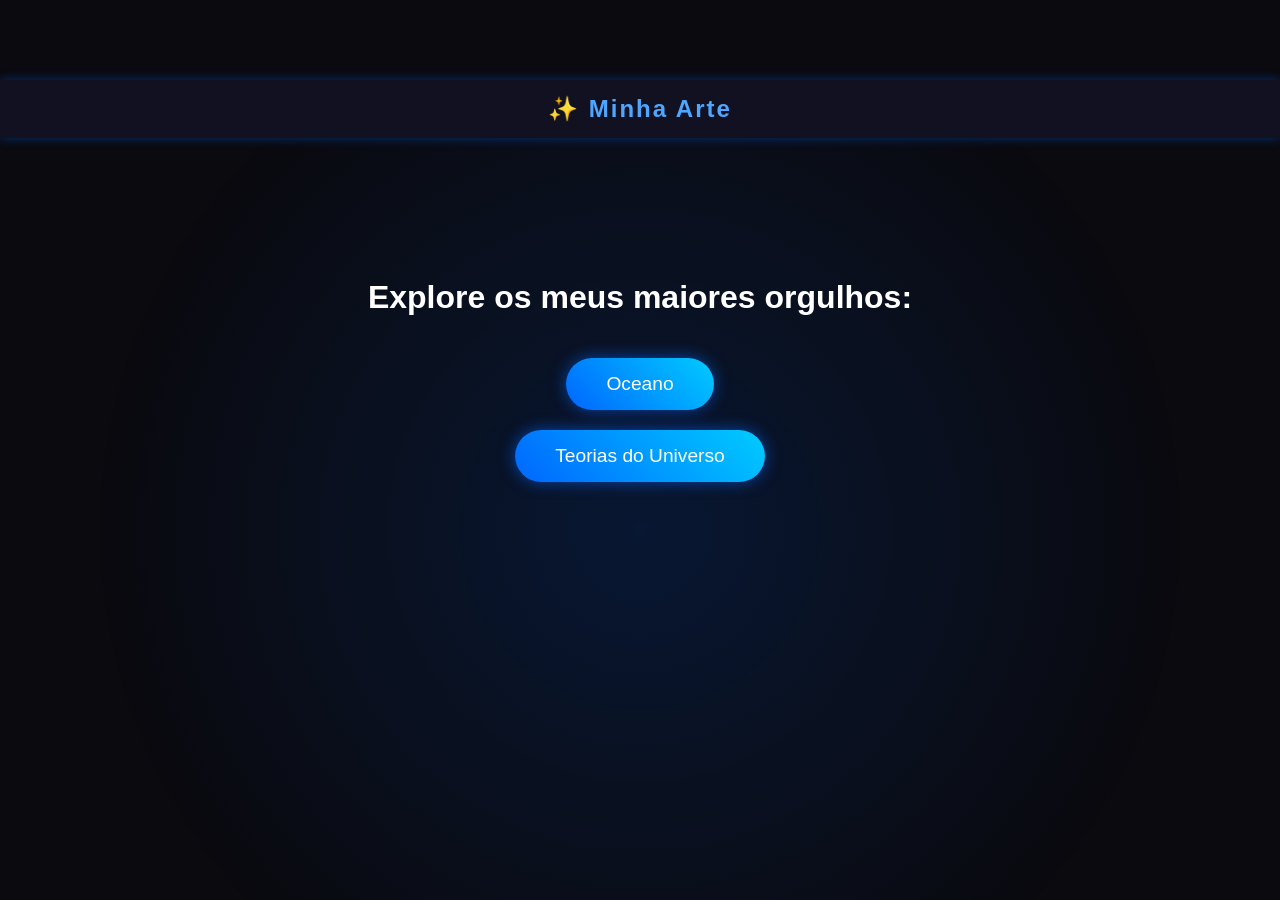
<file: index.html>
<!DOCTYPE html>
<html lang="pt-br">
<head>
    <meta charset="UTF-8">
    <meta name="viewport" content="width=device-width, initial-scale=1.0">
    <title>Início da Arte</title>

    <style>
        body {
            margin: 0;
            font-family: Arial, Helvetica, sans-serif;
            background: #0a0a0f;
            color: white;
            padding-top: 80px;
        }

        /* HEADER FIXO */
        header {
           
            top: 0;
            width: 100%;
            background: #111122;
            padding: 15px 0;
            text-align: center;
            box-shadow: 0 0 10px rgba(0, 102, 255, 0.4);
            z-index: 1000;
        }

        header h2 {
            margin: 0;
            color: #4da6ff;
            letter-spacing: 2px;
        }

        /* CONTEÚDO */
        .container {
            margin-top: 120px;
            text-align: center;
        
            display: flex;
            flex-direction: column;
            align-items: center;
            gap: 20px; 
}
        }

        h1 {
            font-size: 2.5em;
            margin-bottom: 40px;
            color: #cce6ff;
        }

        /* BOTÃO ESTILIZADO */
        .botao {
            display: inline-block;
            padding: 15px 40px;
            background: linear-gradient(45deg, #0066ff, #00ccff);
            color: white;
            text-decoration: none;
            font-size: 1.2em;
            border-radius: 30px;
            transition: 0.3s;
            box-shadow: 0 0 15px rgba(0, 102, 255, 0.6);
        }

        a:hover {
            transform: scale(1.1);
            box-shadow: 0 0 25px rgba(0, 204, 255, 0.9);
        }

        /* DETALHE DE FUNDO */
        body::before {
            content: "";
            position: fixed;
            width: 100%;
            height: 100%;
            background: radial-gradient(circle at center, rgba(0, 102, 255, 0.15), transparent 70%);
            z-index: -1;
        }

    </style>
</head>
<body>

    <header>
        <h2>✨ Minha Arte</h2>
    </header>

    <div class="container">
        <h1>Explore os meus maiores orgulhos:</h1>

        <a href="oceano/oceano/index.html" target="_blank" rel="noopener noreferrer" class="botao">Oceano</a>
        <a href="teorias-universo/home.html" target="_blank" rel="noopener noreferrer" class="botao">Teorias do Universo</a>
    </div>

</body>
</html>
</file>
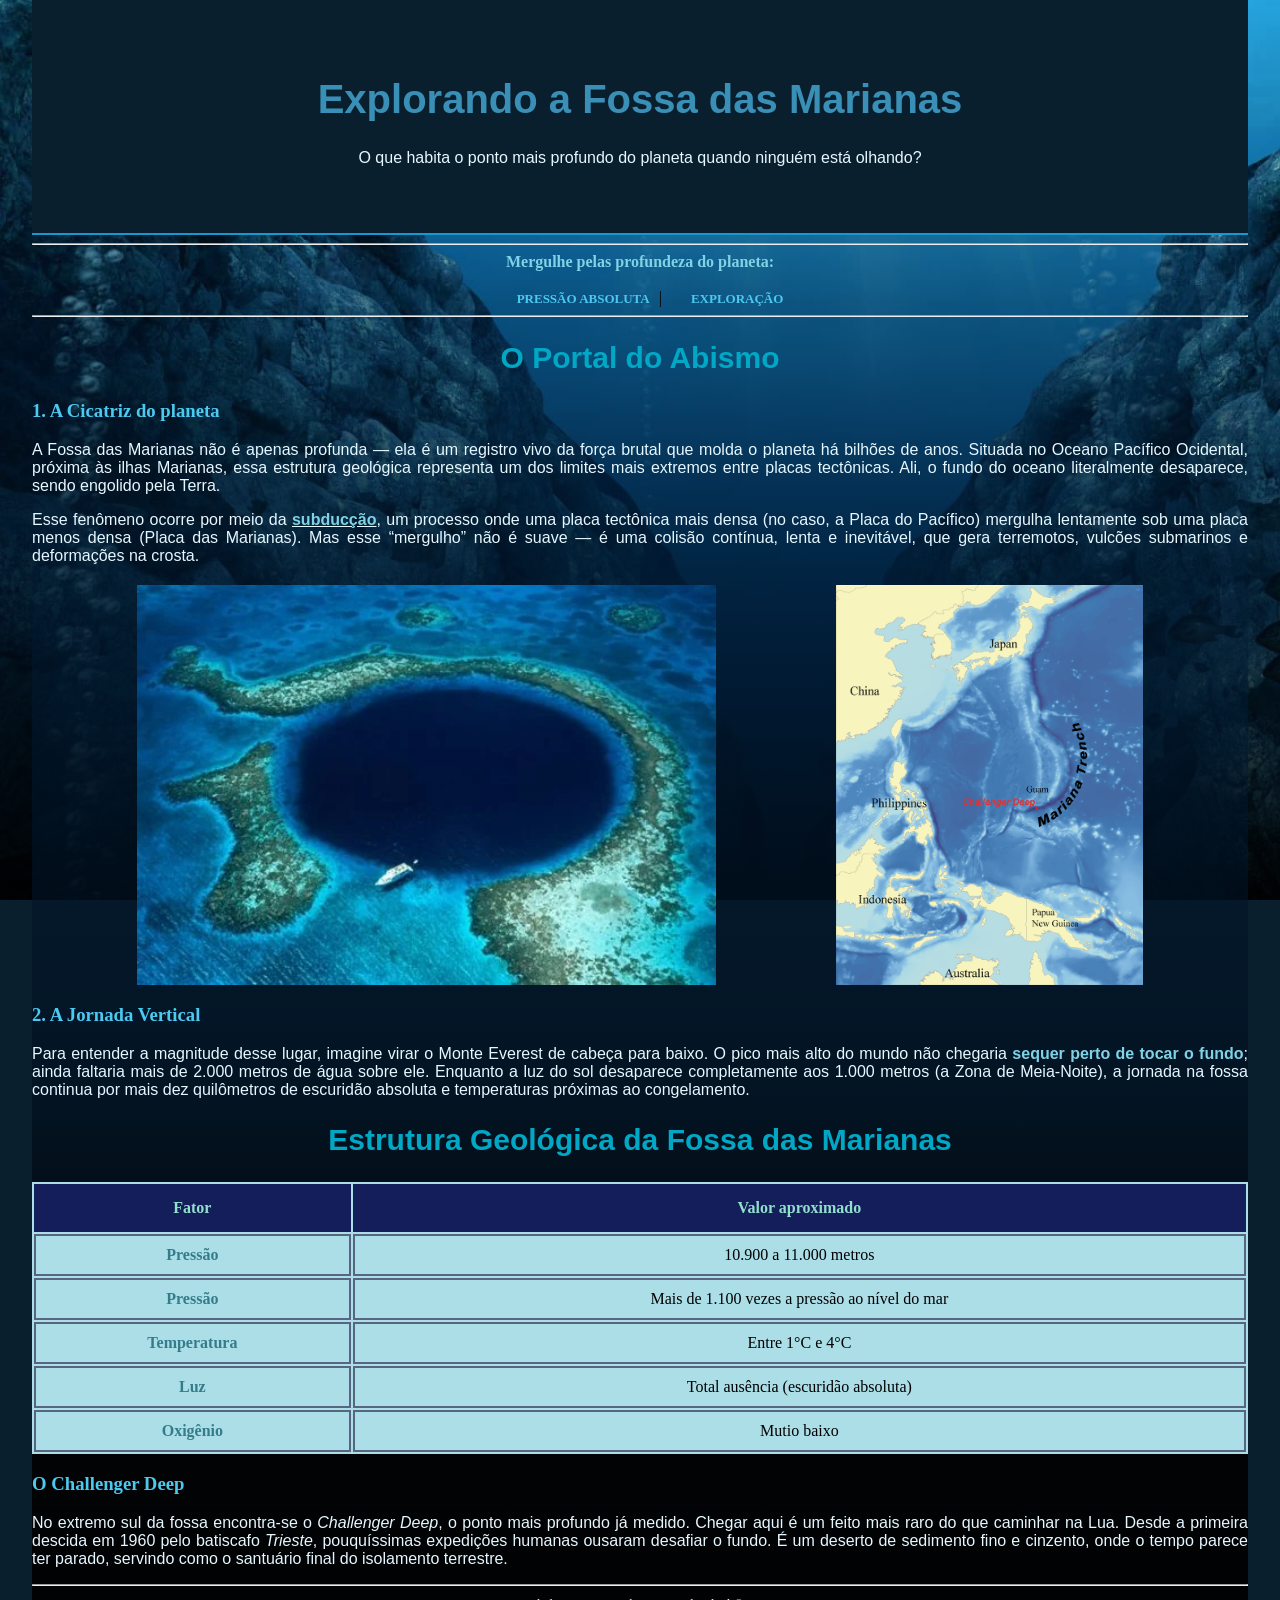
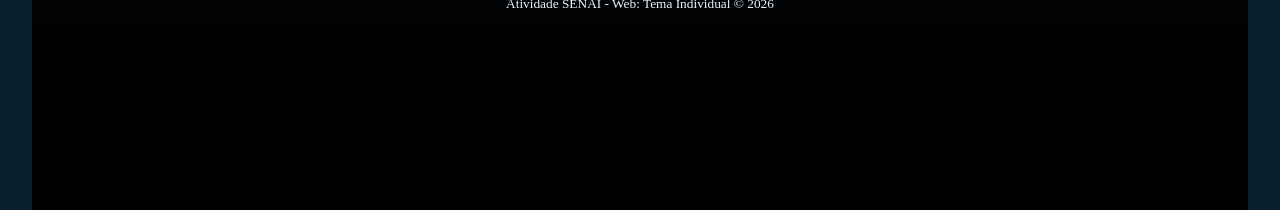
<file: oceano/oceano/index.html>
<!DOCTYPE html>
<html lang="pt-br">
<head>
    <meta charset="UTF-8">
    <meta name="viewport" content="width=device-width, initial-scale=1.0">
    <title>Pressão Absoluta: O Olho do Abismo</title>
    <link rel="stylesheet" href="estilo.css">
    
</head>

<body>

    <header>

        <h1>Explorando a Fossa das Marianas</h1>
            <p class="texto-header">O que habita o ponto mais profundo do planeta quando ninguém está olhando?</p>
    </header>
            <hr>

            <nav>
                <div class="menu-links"> 
                <strong>Mergulhe pelas profundeza do planeta:</strong> <br>
        <br>
                <a href="sob-pressao-absoluta.html">Pressão Absoluta</a> | 
                <a href="ultima-fronteira.html">Exploração</a>
                    </div>
            </nav>

    <hr>

    <main>
        <section>

            <h2>O Portal do Abismo</h2>

            <h3>1. A Cicatriz do planeta</h3>
            <p>
                A Fossa das Marianas não é apenas profunda — ela é um registro vivo da força brutal que molda 
                o planeta há bilhões de anos. Situada no Oceano Pacífico Ocidental, próxima às ilhas Marianas, 
                essa estrutura geológica representa um dos limites mais extremos entre placas tectônicas. Ali, 
                o fundo do oceano literalmente desaparece, sendo engolido pela Terra. 
            </p>

            <p>
                Esse fenômeno ocorre por meio da <span title="Um processo geológico no qual uma placa tectônica mais densa, 
                                                     geralmente oceânica, colide e desliza para baixo de outra placa menos densa 
                                                     (continental ou oceânica) em uma zona de convergência. Esse fenômeno afunda a 
                                                     crosta no manto terrestre, causando terremotos de alta magnitude, formação de 
                                                     vulcões e a reciclagem de materiais da crosta"><u><strong>subducção</strong></u></span>, 
                um processo onde uma placa tectônica mais densa (no caso, a Placa do Pacífico) mergulha lentamente sob uma placa menos 
                densa (Placa das Marianas). Mas esse “mergulho” não é suave — é uma colisão contínua, lenta e inevitável, que gera terremotos, 
                vulcões submarinos e deformações na crosta.
            </p>

            <div class="container-imagens">
                    <div class="contrair">
                    <img src="imagens/marianas.webp" class="imagem">
                    <div class="escurecer">
                <div class="texto">Fossa das Marianas vista de cima</div>
                </div>
            </div>

    <div class="contrair">
        <img src="imagens/local-fossa.png" class="imagem">
        <div class="escurecer">
            <div class="texto">Localização da Fossa</div>
        </div>
    </div>

</div>

            <h3>2. A Jornada Vertical</h3>
            <p>
                Para entender a magnitude desse lugar, imagine virar o Monte Everest de cabeça para baixo. O pico mais
                alto do mundo não chegaria <strong>sequer perto de tocar o fundo</strong>; ainda faltaria mais de 2.000
                metros de água sobre ele. Enquanto a luz do sol desaparece completamente aos 1.000 metros (a Zona de
                Meia-Noite), a jornada na fossa continua por mais dez quilômetros de escuridão absoluta e temperaturas
                próximas ao congelamento.
            </p>
            <section>
                
            <table>
                <h2> Estrutura Geológica da Fossa das Marianas</h2>
                <thead>
                    <tr>
                        <th>Fator</th>
                        <th>Valor aproximado</th>
                    </tr>
                </thead>
                <tbody>
                    <tr>
                        <td><strong class="tabela-td">Pressão</strong></td>
                        <td>10.900 a 11.000 metros</td>
                    </tr>
                    <tr>
                        <td><strong class="tabela-td">Pressão</strong></td>
                        <td>Mais de 1.100 vezes a pressão ao nível do mar</td>
                    </tr>
                    <tr>
                        <td><strong class="tabela-td">Temperatura</strong></td>
                        <td>Entre 1°C e 4°C</td>
                    </tr>
                    <tr>
                        <td><strong class="tabela-td">Luz</strong></td>
                        <td>Total ausência (escuridão absoluta)</td>
                    </tr>
                    <tr>
                        <td><strong class="tabela-td">Oxigênio</strong></td>
                        <td>Mutio baixo</td>
                    </tr>
                </tbody>
            </table>
            </section>

            <h3>O Challenger Deep</h3>
            <p>
                No extremo sul da fossa encontra-se o <em>Challenger Deep</em>, o ponto mais profundo já medido. Chegar
                aqui é um feito mais raro do que caminhar na Lua. Desde a primeira descida em 1960 pelo batiscafo
                <em>Trieste</em>, pouquíssimas expedições humanas ousaram desafiar o fundo. É um deserto de sedimento
                fino e cinzento, onde o tempo parece ter parado, servindo como o santuário final do isolamento
                terrestre.
            </p>

        </section>
   

    <footer>
        <hr>
        <small>Atividade SENAI - Web: Tema Individual &copy; 2026</small>
    </footer>
    <br>
     <br>
    <br>
    <br>
    <br>
    <br>
    <br>
    <br>
    <br>
    <br>
    <br>

    </main>
</body>

</html>
</file>
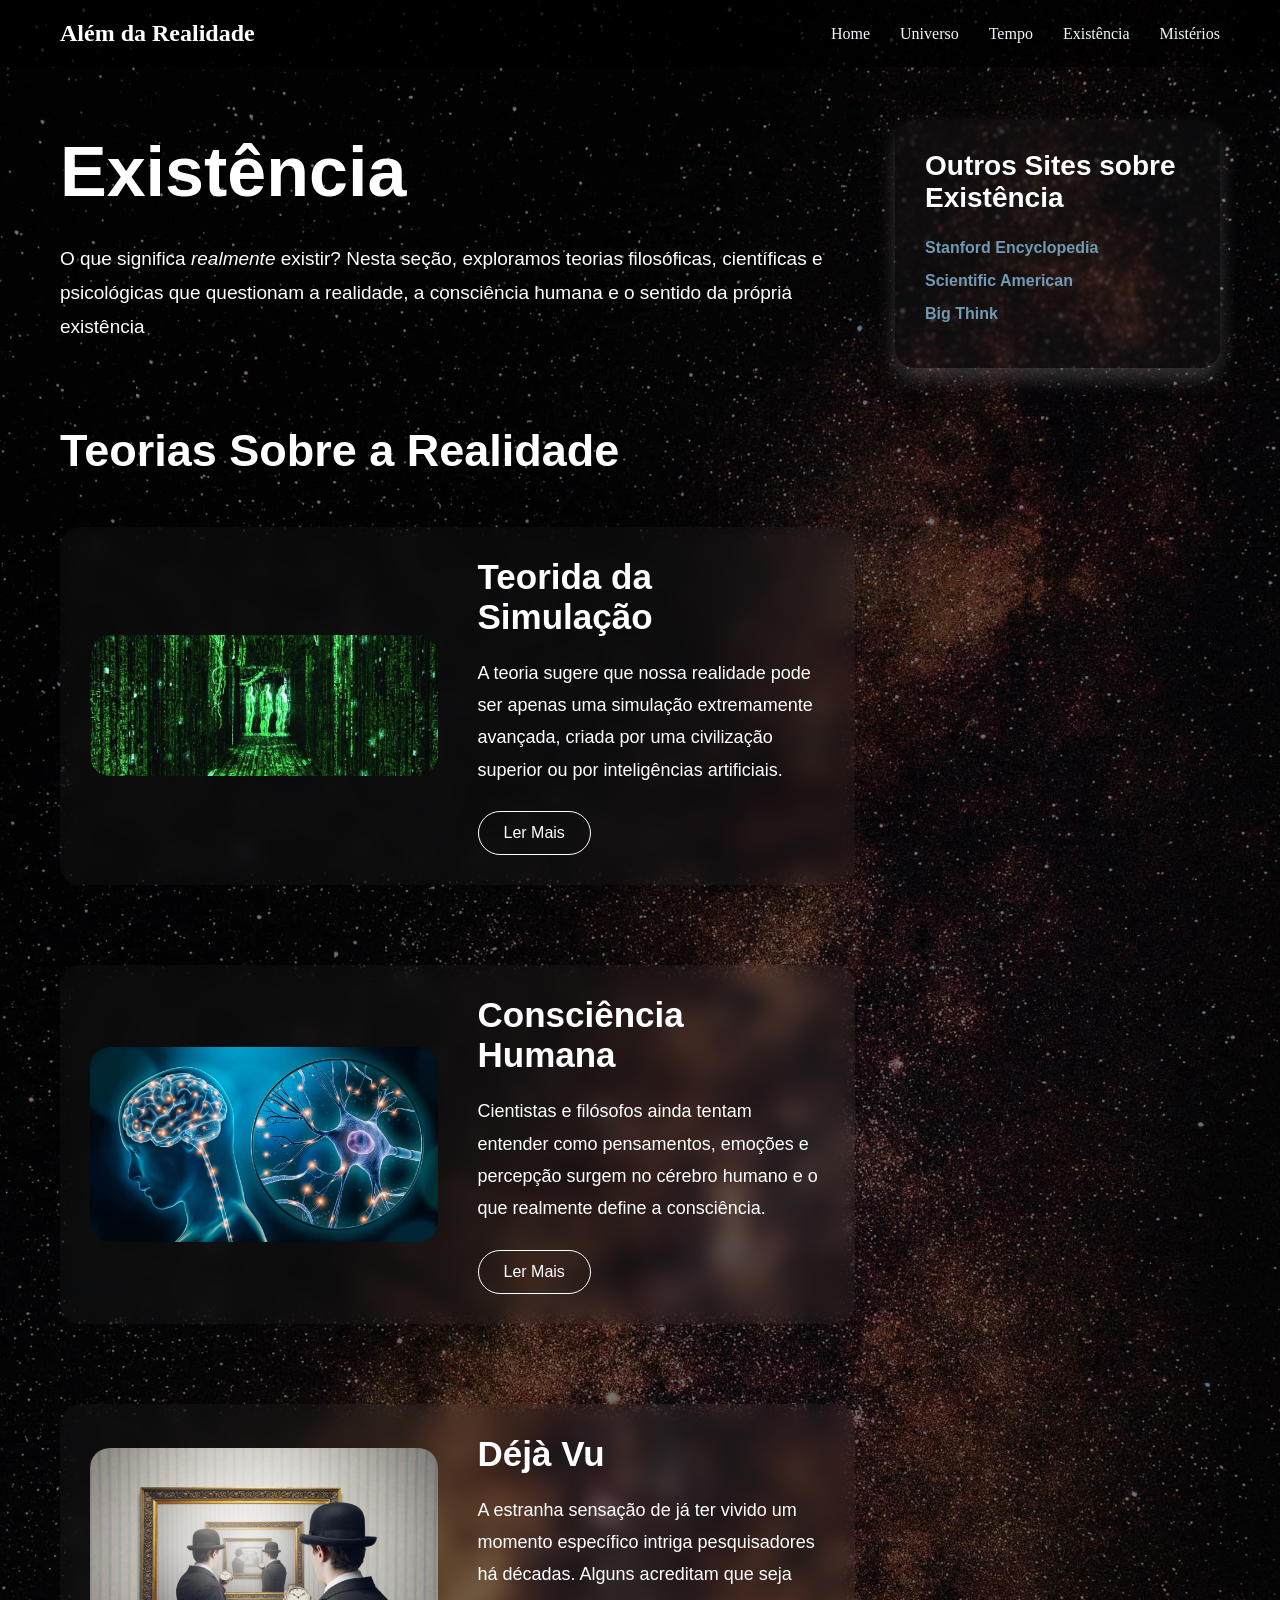
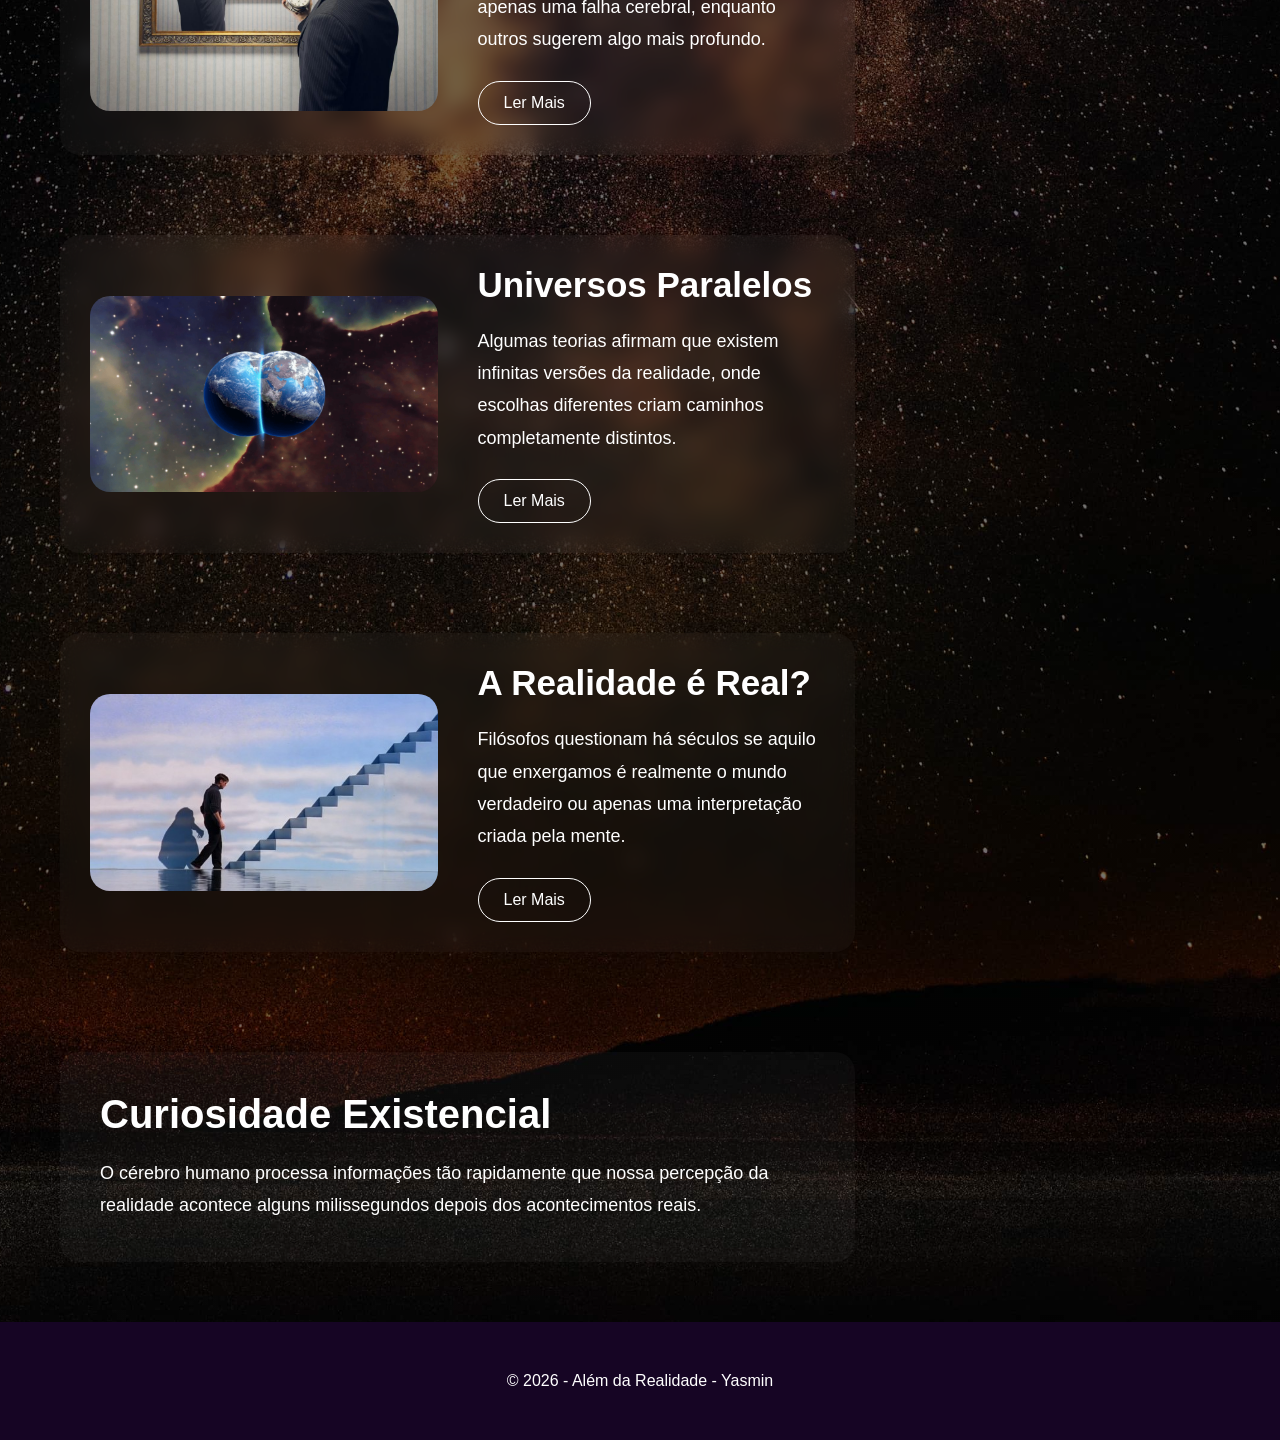
<file: teorias-universo/existencia.html>
<!DOCTYPE html>
<html lang="pt-BR">
<head>
    <meta charset="UTF-8">
    <meta name="viewport" content="width=device-width, initial-scale=1.0">
    <title>Existência | Além da Realidade</title>
    <link rel="stylesheet" href="css/global.css">
    <link rel="stylesheet" href="css/links-base.css">
</head>

<style>  
    body {
        background-image: linear-gradient(rgba(0, 0, 0, 0.549), rgba(0, 0, 0, 0.549)), url(../teorias-universo/imagens/fundo-existencia.jpg);
        background-position: center;
        background-repeat: no-repeat;
        background-size: cover;
    }

</style>

<body>
    <header>
        <h2>Além da Realidade</h2>

        <nav class="menu">
            <a href="home.html">Home</a>
            <a href="universo.html">Universo</a>
            <a href="tempo.html">Tempo</a>
            <a href="existencia.html">Existência</a>
            <a href="misterio.html">Mistérios</a>
        </nav>
    </header>

    <main class="fundo-borrado">

        <div class="conteudo-principal">
            <section class="introducao">

                <h1>Existência</h1>

                <p>
                    O que significa <em>realmente</em> existir? Nesta seção, exploramos teorias filosóficas, científicas e psicológicas que questionam a realidade, a consciência humana e o sentido da própria existência
                </p>

            </section>


            <section class="teorias">
                <h2>Teorias Sobre a Realidade</h2>

                <article class="card-teoria">

                    <div class="imagem">
                        <img src="imagens/existencia/matrix-simulacao.jpg"
                        alt="Cena da 'chuva da chuva digital verde' do filme Matrix">
                    </div>

                    <div class="texto-card">
                        <h3>Teorida da Simulação</h3>

                        <p>
                            A teoria sugere que nossa realidade pode ser apenas uma simulação extremamente avançada, criada por uma civilização superior ou por inteligências artificiais.
                        </p>
                        <a href="#" class="botao">
                            Ler Mais
                        </a>
                    </div>
                </article>


                <article class="card-teoria">

                    <div class="imagem">
                        <img src="imagens/existencia/conciencia-humana.jpg"
                        alt="Imagem representativa do cérebro humano">
                    </div>

                    <div class="texto-card">

                        <h3>Consciência Humana</h3>

                        <p>
                            Cientistas e filósofos ainda tentam entender como pensamentos, emoções e percepção surgem no cérebro humano e o que realmente define a consciência.
                        </p>
                        <a href="#" class="botao">
                            Ler Mais
                        </a>
                    </div>

                </article>

                <article class="card-teoria">

                    <div class="imagem">
                        <img src="imagens/existencia/dejavu.jpg"
                        alt="Imagem representando o déjà vu">
                    </div>

                    <div class="texto-card">

                        <h3>Déjà Vu</h3>

                        <p>
                            A estranha sensação de já ter vivido um momento específico intriga pesquisadores há décadas. Alguns acreditam que seja apenas uma falha cerebral, enquanto outros sugerem algo mais profundo.
                        </p>

                        <a href="#" class="botao">
                            Ler Mais
                        </a>

                    </div>

                </article>

    
                <article class="card-teoria">
                    <div class="imagem">
                        <img src="imagens/existencia/paralelo.png"
                        alt="Imagem que representa o universo paralelo">
                    </div>

                    <div class="texto-card">

                        <h3>Universos Paralelos</h3>

                        <p>
                            Algumas teorias afirmam que existem infinitas versões da realidade, onde escolhas diferentes criam caminhos completamente distintos.
                        </p>

                        <a href="#" class="botao">
                            Ler Mais
                        </a>
                    </div>
                </article>


                <article class="card-teoria">

                    <div class="imagem">
                        <img src="imagens/existencia/truman.jpg"
                        alt="Cena do filme 'O Show de Truman'">
                    </div>

                    <div class="texto-card">

                        <h3>A Realidade é Real?</h3>

                        <p>
                            Filósofos questionam há séculos se aquilo que enxergamos é realmente o mundo verdadeiro ou apenas uma interpretação criada pela mente.
                        </p>

                        <a href="#" class="botao">
                            Ler Mais
                        </a>
                    </div>
                </article>
            </section>


            <section class="curiosidade">

                <h2>Curiosidade Existencial</h2>

                <p>
                    O cérebro humano processa informações tão rapidamente que nossa percepção da realidade acontece alguns milissegundos depois dos acontecimentos reais.
                </p>

            </section>
        </div>

        <aside class="sidebar">

            <h3>Outros Sites sobre Existência</h3>

            <ul>
                <li>
                    <a href="https://plato.stanford.edu/" target="_blank">
                        Stanford Encyclopedia
                    </a>
                </li>

                <li>
                    <a href="https://www.scientificamerican.com/" target="_blank">
                        Scientific American
                    </a>
                </li>

                <li>
                    <a href="https://bigthink.com/" target="_blank">
                        Big Think
                    </a>
                </li>
            </ul>
        </aside>
    </main>

    <footer class="realidade">
        <p>
            © 2026 - Além da Realidade - Yasmin
        </p>
    </footer>

</body>
</html>
</file>
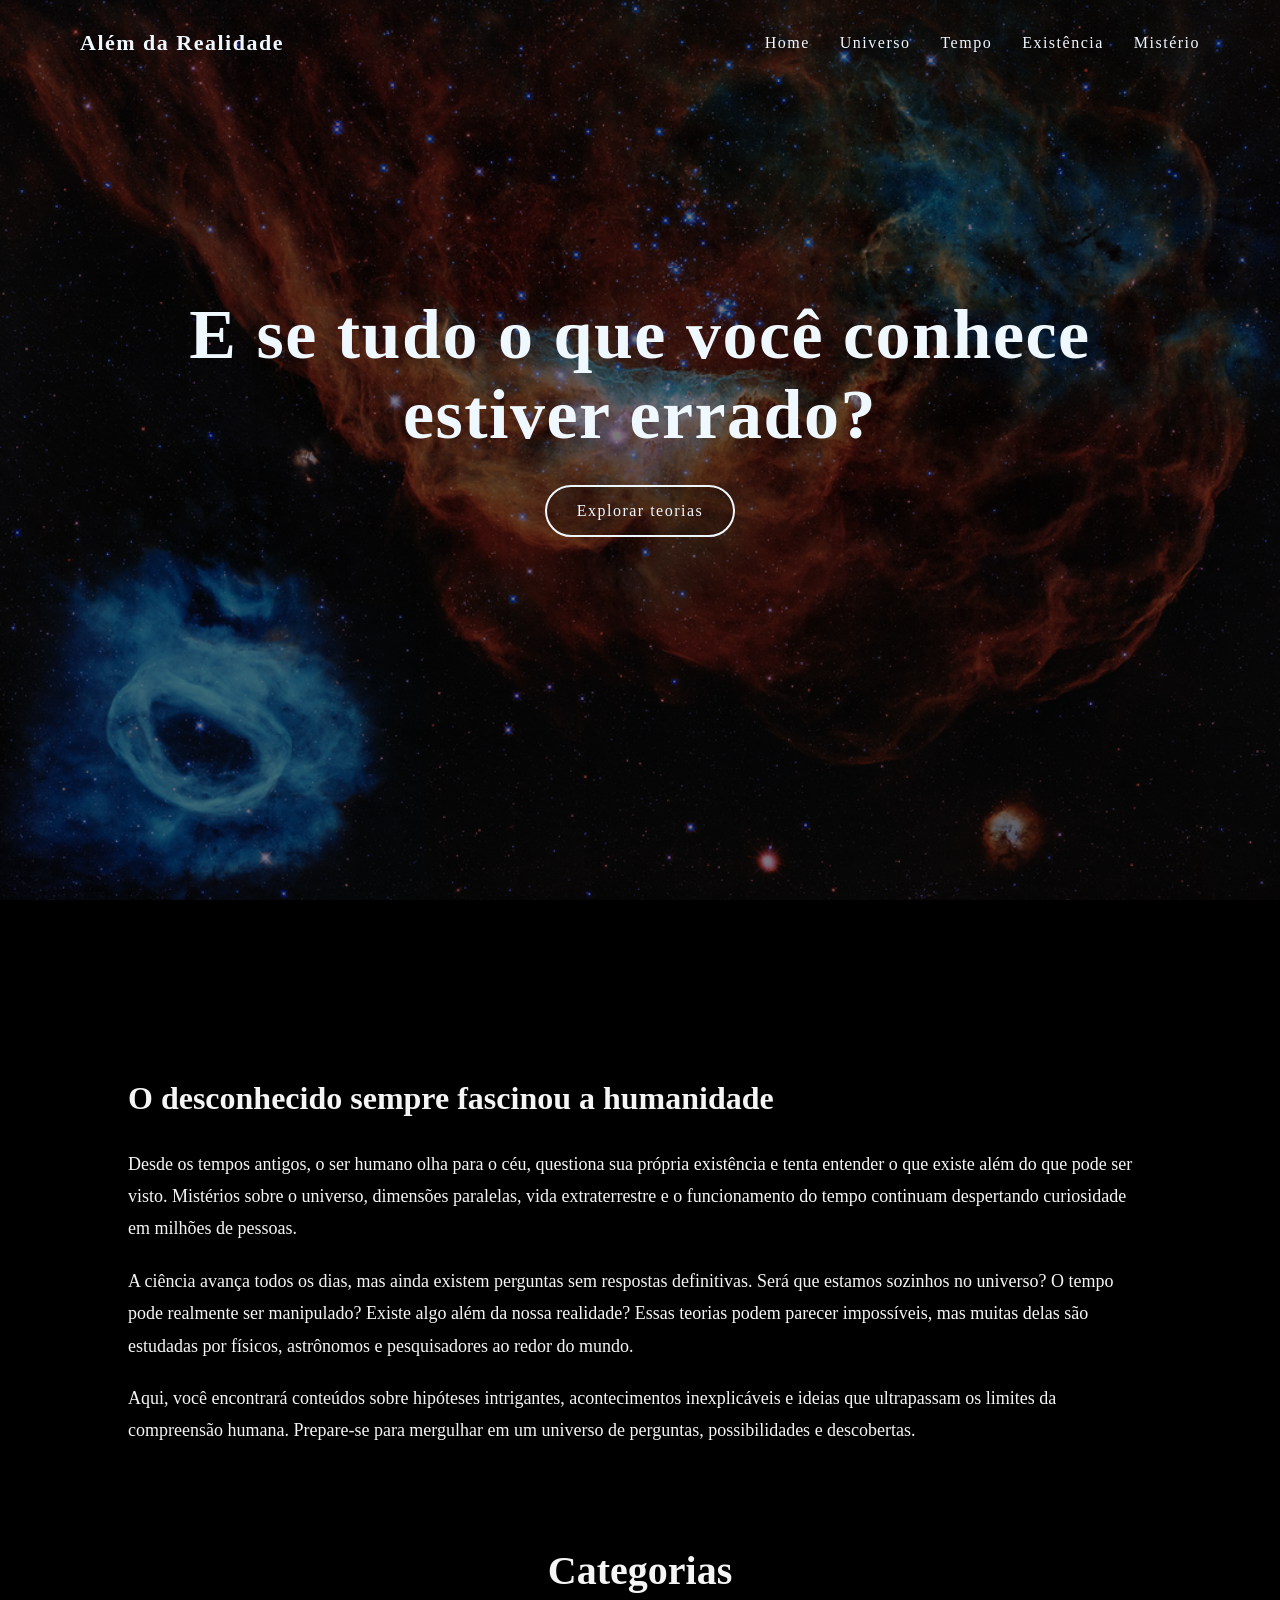
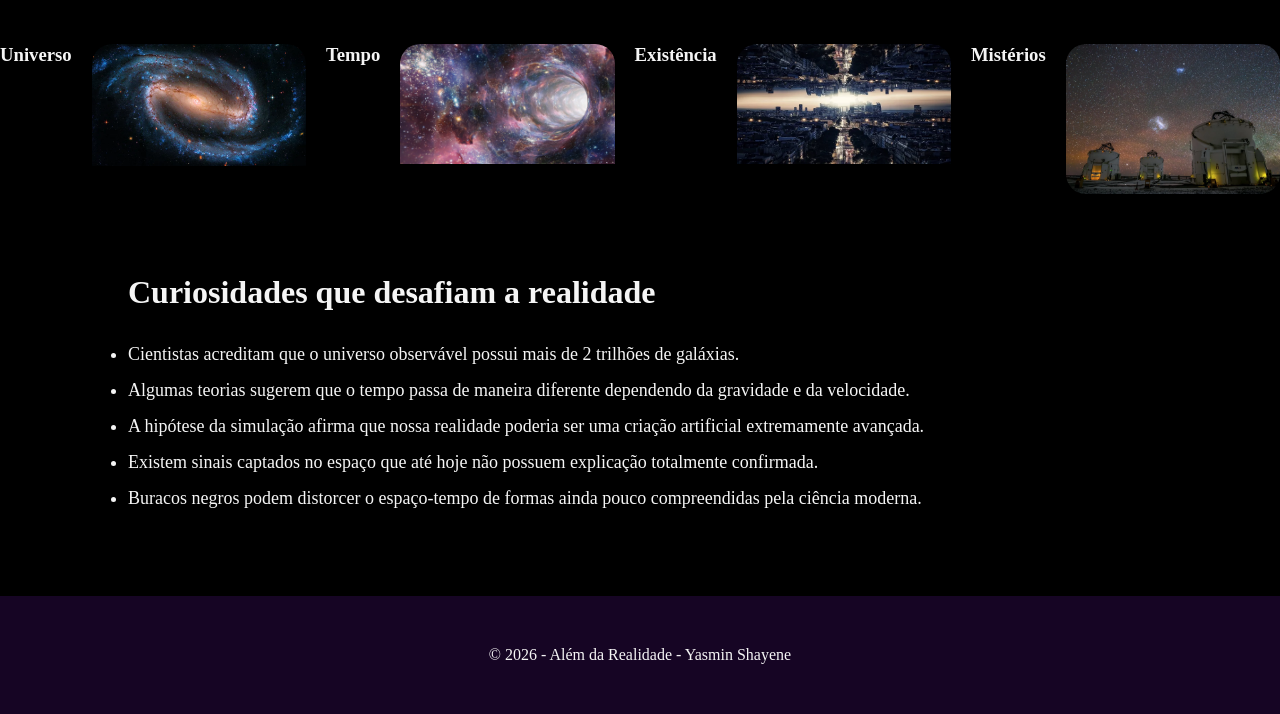
<file: teorias-universo/home.html>
<!DOCTYPE html>
<html lang="pt-br">
<head>
    <meta charset="UTF-8">
    <meta name="viewport" content="width=device-width, initial-scale=1.0">
    <title>Home - Além da Realidade</title>
    <link rel="stylesheet" href="css/global.css">
    <link rel="stylesheet" href="css/home.css">
</head>

<body style="background-color: black;">
    <header class="banner">

        <div class="topo">
            <h5 class="logo-site">Além da Realidade</h5>

            <nav class="menu">
                <a href="#">Home</a>
                <a href="universo.html">Universo</a>
                <a href="tempo.html">Tempo</a>
                <a href="existencia.html">Existência</a>
                <a href="misterio.html">Mistério</a>
            </nav>
        </div>

        <div class="conteudo-banner">
            <h1>E se tudo o que você conhece estiver errado?</h1>

            <a href="#teoria-ex" class="botao-explorar">
                Explorar teorias
            </a>
        </div>

    </header>

    <main>
        <!-- Introdução -->
    <section id="teoria-ex" class="introducao">
        <h2>O desconhecido sempre fascinou a humanidade</h2>

        <p>
            Desde os tempos antigos, o ser humano olha para o céu,
            questiona sua própria existência e tenta entender o que existe
            além do que pode ser visto. Mistérios sobre o universo,
            dimensões paralelas, vida extraterrestre e o funcionamento
            do tempo continuam despertando curiosidade em milhões de pessoas.
        </p>

        <p>
            A ciência avança todos os dias, mas ainda existem perguntas
            sem respostas definitivas. Será que estamos sozinhos no universo?
            O tempo pode realmente ser manipulado? Existe algo além da nossa
            realidade? Essas teorias podem parecer impossíveis, mas muitas
            delas são estudadas por físicos, astrônomos e pesquisadores
            ao redor do mundo.
        </p>

        <p>
            Aqui, você encontrará conteúdos sobre hipóteses intrigantes,
            acontecimentos inexplicáveis e ideias que ultrapassam os limites
            da compreensão humana. Prepare-se para mergulhar em um universo
            de perguntas, possibilidades e descobertas.
        </p>
    </section>

    <section>
       
        <h2 style="text-align: center; margin-bottom: 50px; font-size: 40px; ">Categorias</h2>

        <div class="conter">

            <!-- Universo -->
            <h3>Universo</h3>

            <a href="universo.html" class="card">
                <img src="imagens/galaxia.webp" alt="Universo">

                <div class="overlay">
                    <p>
                        Explore os maiores mistérios do cosmos, desde buracos
                        brancos até teorias sobre dimensões desconhecidas e
                        estruturas que desafiam a compreensão humana.
                    </p>

                    <span class="botao-card">
                        Explorar ->
                    </span>
                </div>
            </a>

        
            <!-- Tempo -->
            <h3>Tempo</h3>

            <a href="tempo.html" class="card">
                <img src="imagens/tempo.webp" alt="Tempo">

                <div class="overlay">
                    <p>
                        Viagens temporais, paradoxos e teorias sobre o passado,
                        presente e futuro. Afinal, o tempo realmente existe
                        da forma que acreditamos?
                    </p>

                    <span class="botao-card">
                        Explorar ->
                    </span>
                </div>
            </a>


            <!-- Existência -->
            <h3>Existência</h3>

            <a href="existencia.html" class="card">
                <img src="imagens/existencia.jpg" alt="Existência">

                <div class="overlay">
                    <p>
                        Questione a própria realidade com teorias sobre
                        simulações, consciência, universos paralelos e
                        possibilidades que desafiam a lógica.
                    </p>

                    <span class="botao-card">
                        Explorar ->
                    </span>
                </div>
            </a>
          

            <!-- Mistérios -->
            <h3>Mistérios</h3>

            <a href="misterio.html" class="card">
                <img src="imagens/misterio.jpg" alt="Mistérios">

                <div class="overlay">
                    <p>
                        Descubra fenômenos inexplicáveis, sinais estranhos,
                        eventos sem respostas e mistérios que continuam
                        intrigando cientistas e curiosos.
                    </p>

                    <span class="botao-card">
                        Explorar ->
                    </span>
                </div>
            </a>
        </div>
    </section>

    <!-- Curiosidades -->
    <section class="curiosidades">
        <h2>Curiosidades que desafiam a realidade</h2>

        <ul>
            <li>
                Cientistas acreditam que o universo observável possui mais
                de 2 trilhões de galáxias.
            </li>

            <li>
                Algumas teorias sugerem que o tempo passa de maneira diferente
                dependendo da gravidade e da velocidade.
            </li>

            <li>
                A hipótese da simulação afirma que nossa realidade poderia ser
                uma criação artificial extremamente avançada.
            </li>

            <li>
                Existem sinais captados no espaço que até hoje não possuem
                explicação totalmente confirmada.
            </li>

            <li>
                Buracos negros podem distorcer o espaço-tempo de formas ainda
                pouco compreendidas pela ciência moderna.
            </li>
        </ul>
    </section>
    </main>

    <footer class="realidade">
        <p>
            © 2026 - Além da Realidade - Yasmin Shayene
        </p>
    </footer>

</body>
</html>
</file>
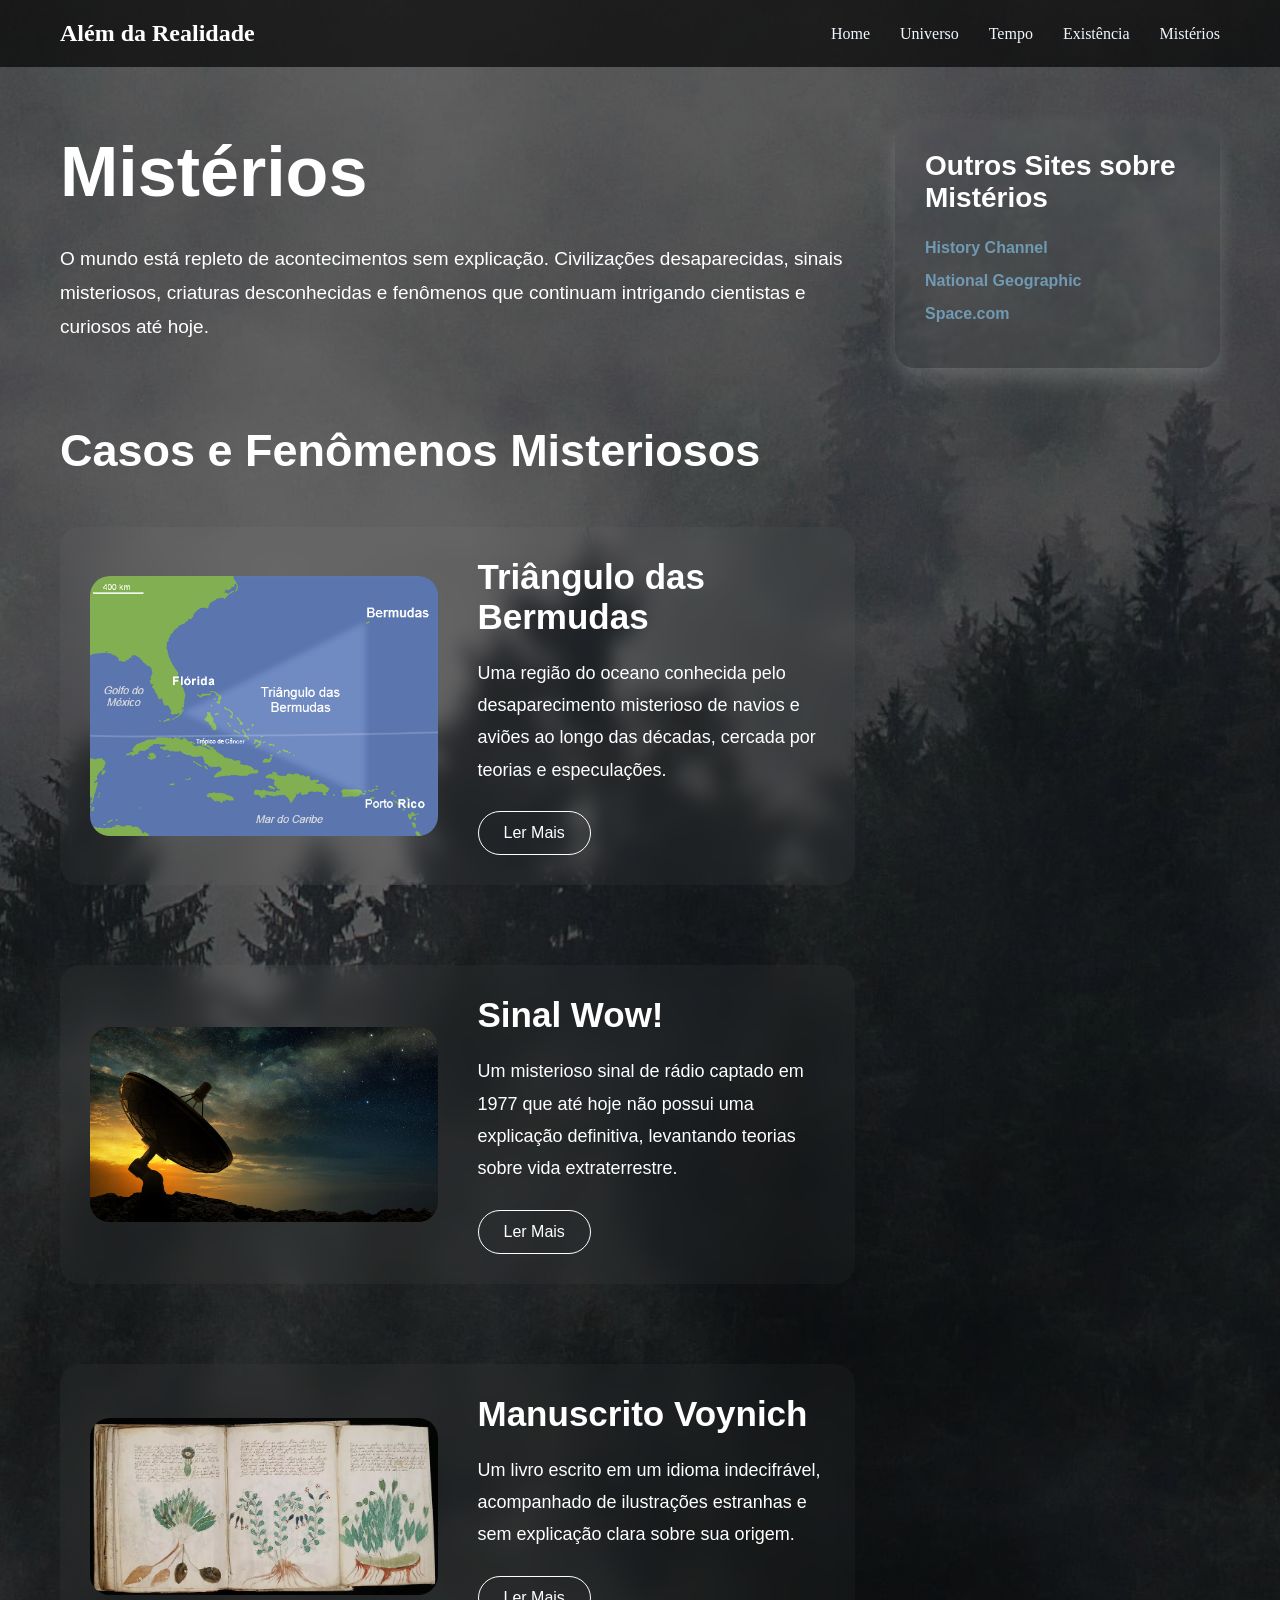
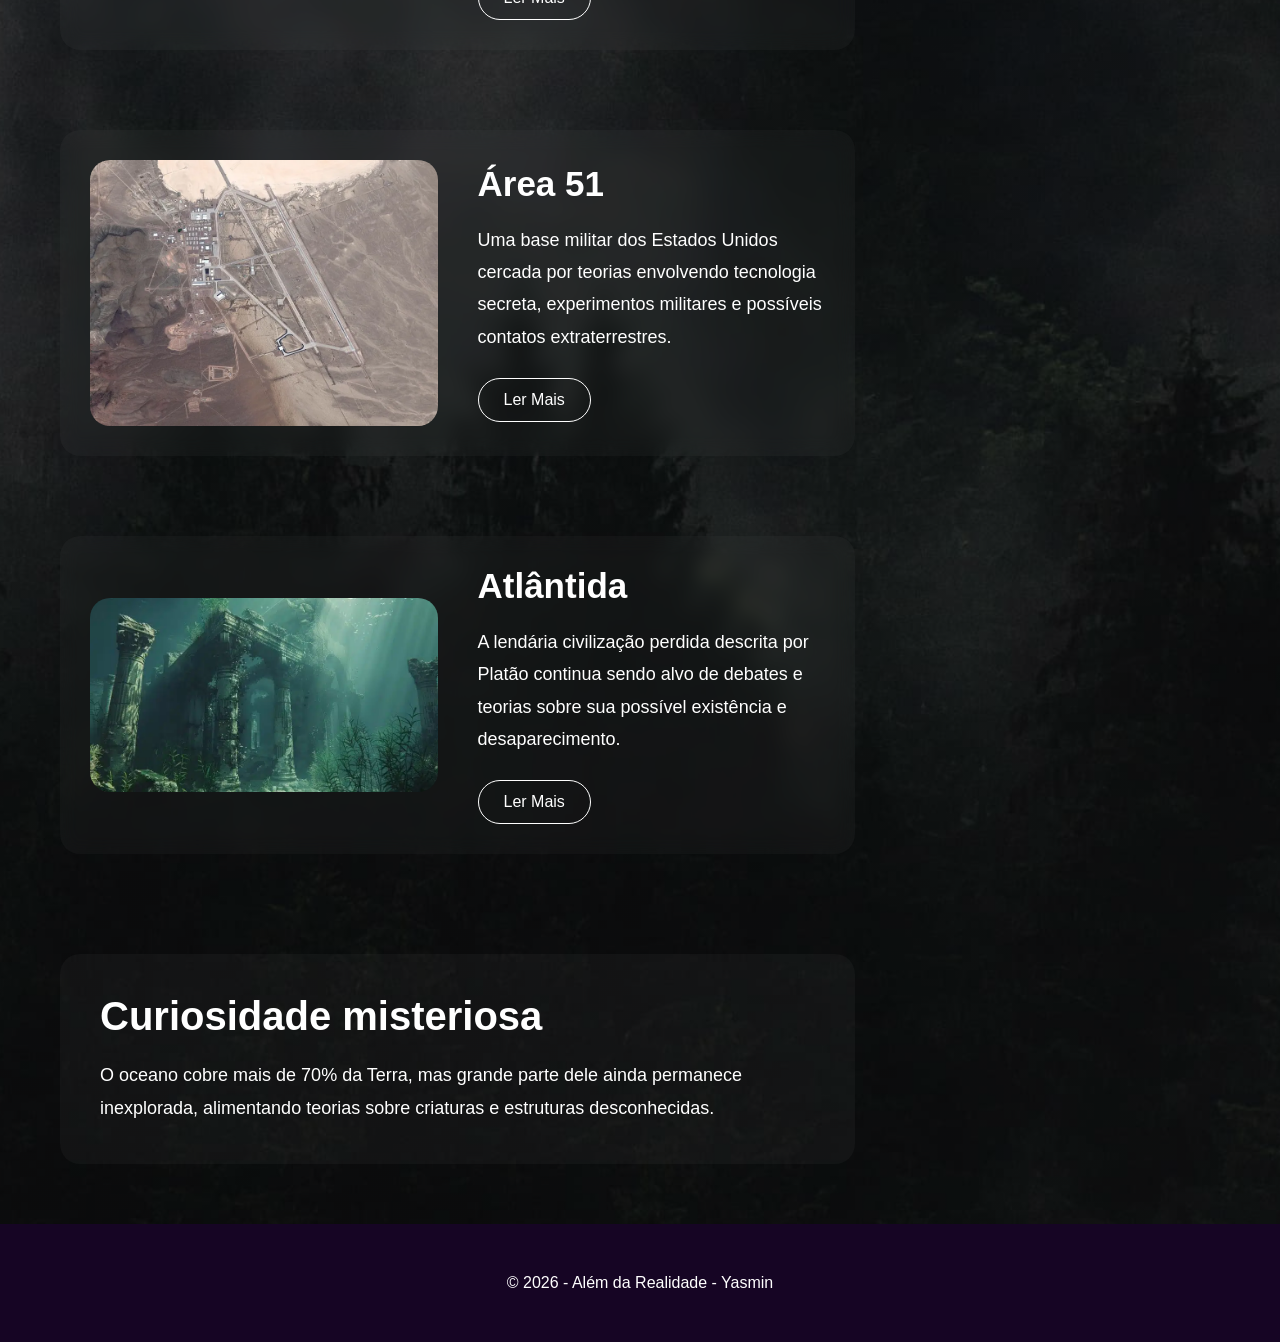
<file: teorias-universo/misterio.html>
<!DOCTYPE html>
<html lang="pt-BR">
<head>
    <meta charset="UTF-8">
    <meta name="viewport" content="width=device-width, initial-scale=1.0">
    <title>Mistério | Além da Realidade</title>
    <link rel="stylesheet" href="css/global.css">
    <link rel="stylesheet" href="css/links-base.css">
</head>

<style>  
    body {
        background-image: linear-gradient(rgba(0, 0, 0, 0.549), rgba(0, 0, 0, 0.549)), url(../teorias-universo/imagens/fundo-misterio.jpg);
        background-position: center;
        background-repeat: no-repeat;
        background-size: cover;
    }

</style>

<body>
    <div class=".header">
        <header>
            <h2>Além da Realidade</h2>

            <nav class="menu">
                <a href="home.html">Home</a>
                <a href="universo.html">Universo</a>
                <a href="tempo.html">Tempo</a>
                <a href="existencia.html">Existência</a>
                <a href="misterio.html">Mistérios</a>
            </nav>
        </header>
    </div>

    <main class="fundo-borrado">

        <div class="conteudo-principal">
            <section class="introducao">

                <h1>Mistérios</h1>

                <p>
                    O mundo está repleto de acontecimentos sem explicação. Civilizações desaparecidas, sinais misteriosos, criaturas desconhecidas e fenômenos que continuam intrigando cientistas e curiosos até hoje.
                </p>

            </section>


            <section class="teorias">
                <h2>Casos e Fenômenos Misteriosos</h2>

                <article class="card-teoria">

                    <div class="imagem">
                        <img src="imagens/misterio/Triângulo_das_Bermudas_pt.png"
                        alt="Localização do Triângulo das Bermudas">
                    </div>

                    <div class="texto-card">
                        <h3>Triângulo das Bermudas</h3>

                        <p>
                            Uma região do oceano conhecida pelo desaparecimento misterioso de navios e aviões ao longo das décadas, cercada por teorias e especulações.
                        </p>
                        <a href="#" class="botao">
                            Ler Mais
                        </a>
                    </div>
                </article>


                <article class="card-teoria">

                    <div class="imagem">
                        <img src="imagens/misterio/sinal-wow.jpeg"
                        alt="Imagem de uma antena do uni">
                    </div>

                    <div class="texto-card">

                        <h3>Sinal Wow!</h3>

                        <p>
                            Um misterioso sinal de rádio captado em 1977 que até hoje não possui uma explicação definitiva, levantando teorias sobre vida extraterrestre.
                        </p>
                        <a href="#" class="botao">
                            Ler Mais
                        </a>
                    </div>

                </article>

                <article class="card-teoria">

                    <div class="imagem">
                        <img src="imagens/misterio/voynich_manuscript.webp"
                        alt="Imagem representando o déjà vu">
                    </div>

                    <div class="texto-card">

                        <h3>Manuscrito Voynich</h3>

                        <p>
                            Um livro escrito em um idioma indecifrável, acompanhado de ilustrações estranhas e sem explicação clara sobre sua origem.
                        </p>

                        <a href="#" class="botao">
                            Ler Mais
                        </a>

                    </div>

                </article>

    
                <article class="card-teoria">
                    <div class="imagem">
                        <img src="imagens/misterio/area-51.webp"
                        alt="Imagem que representa a Área 51">
                    </div>

                    <div class="texto-card">

                        <h3>Área 51</h3>

                        <p>
                            Uma base militar dos Estados Unidos cercada por teorias envolvendo tecnologia secreta, experimentos militares e possíveis contatos extraterrestres.
                        </p>

                        <a href="#" class="botao">
                            Ler Mais
                        </a>
                    </div>
                </article>


                <article class="card-teoria">

                    <div class="imagem">
                        <img src="imagens/misterio/atlantida.webp"
                        alt="Imagem representativa de Atlântida">
                    </div>

                    <div class="texto-card">

                        <h3>Atlântida</h3>

                        <p>
                            A lendária civilização perdida descrita por Platão continua sendo alvo de debates e teorias sobre sua possível existência e desaparecimento.
                        </p>

                        <a href="#" class="botao">
                            Ler Mais
                        </a>
                    </div>
                </article>
            </section>


            <section class="curiosidade">

                <h2>Curiosidade misteriosa</h2>

                <p>
                    O oceano cobre mais de 70% da Terra, mas grande parte dele ainda permanece inexplorada, alimentando teorias sobre criaturas e estruturas desconhecidas.
                </p>

            </section>
        </div>

        <aside class="sidebar">

            <h3>Outros Sites sobre Mistérios</h3>

            <ul>
                <li>
                    <a href="https://www.history.com/" target="_blank">
                        History Channel
                    </a>
                </li>

                <li>
                    <a href="https://www.nationalgeographic.com/" target="_blank">
                        National Geographic
                    </a>
                </li>

                <li>
                    <a href="https://www.space.com/" target="_blank">
                        Space.com
                    </a>
                </li>
            </ul>
        </aside>
    </main>

    <footer class="realidade">
        <p>
            © 2026 - Além da Realidade - Yasmin
        </p>
    </footer>

</body>
</html>
</file>
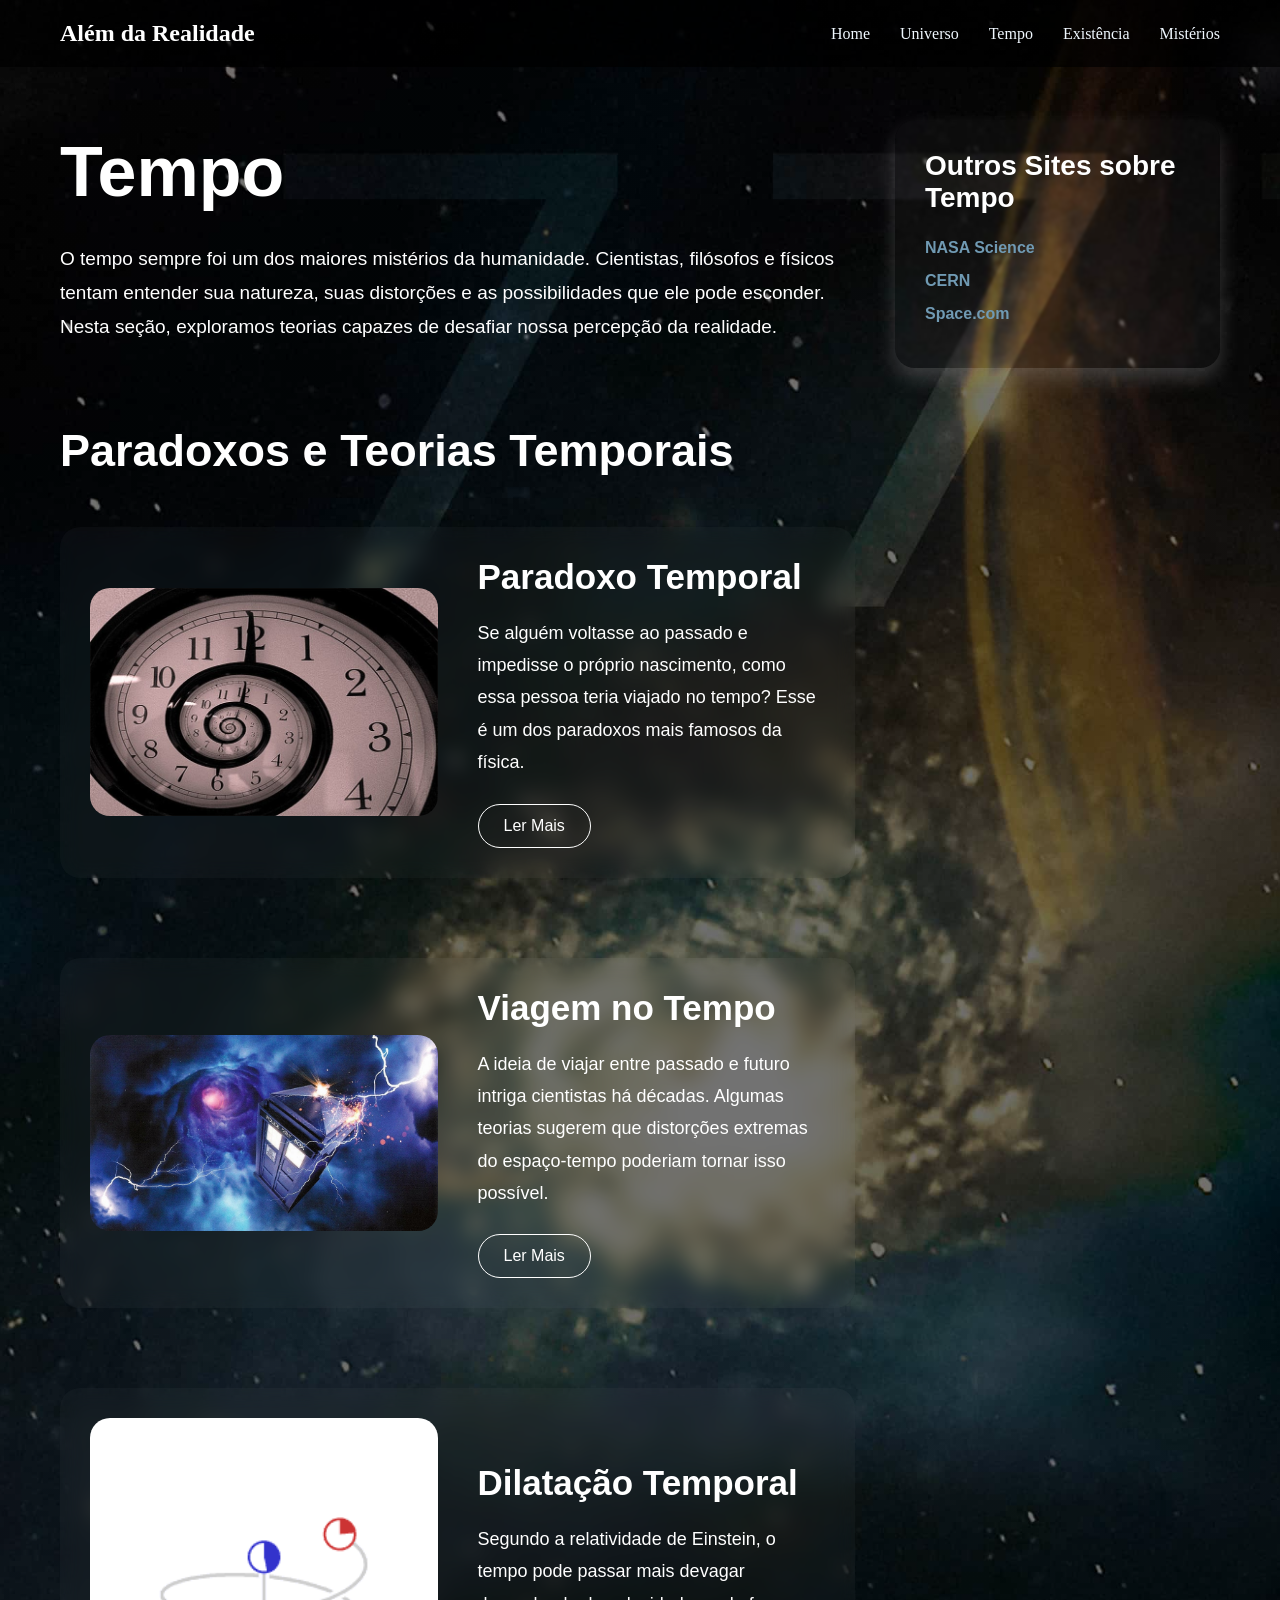
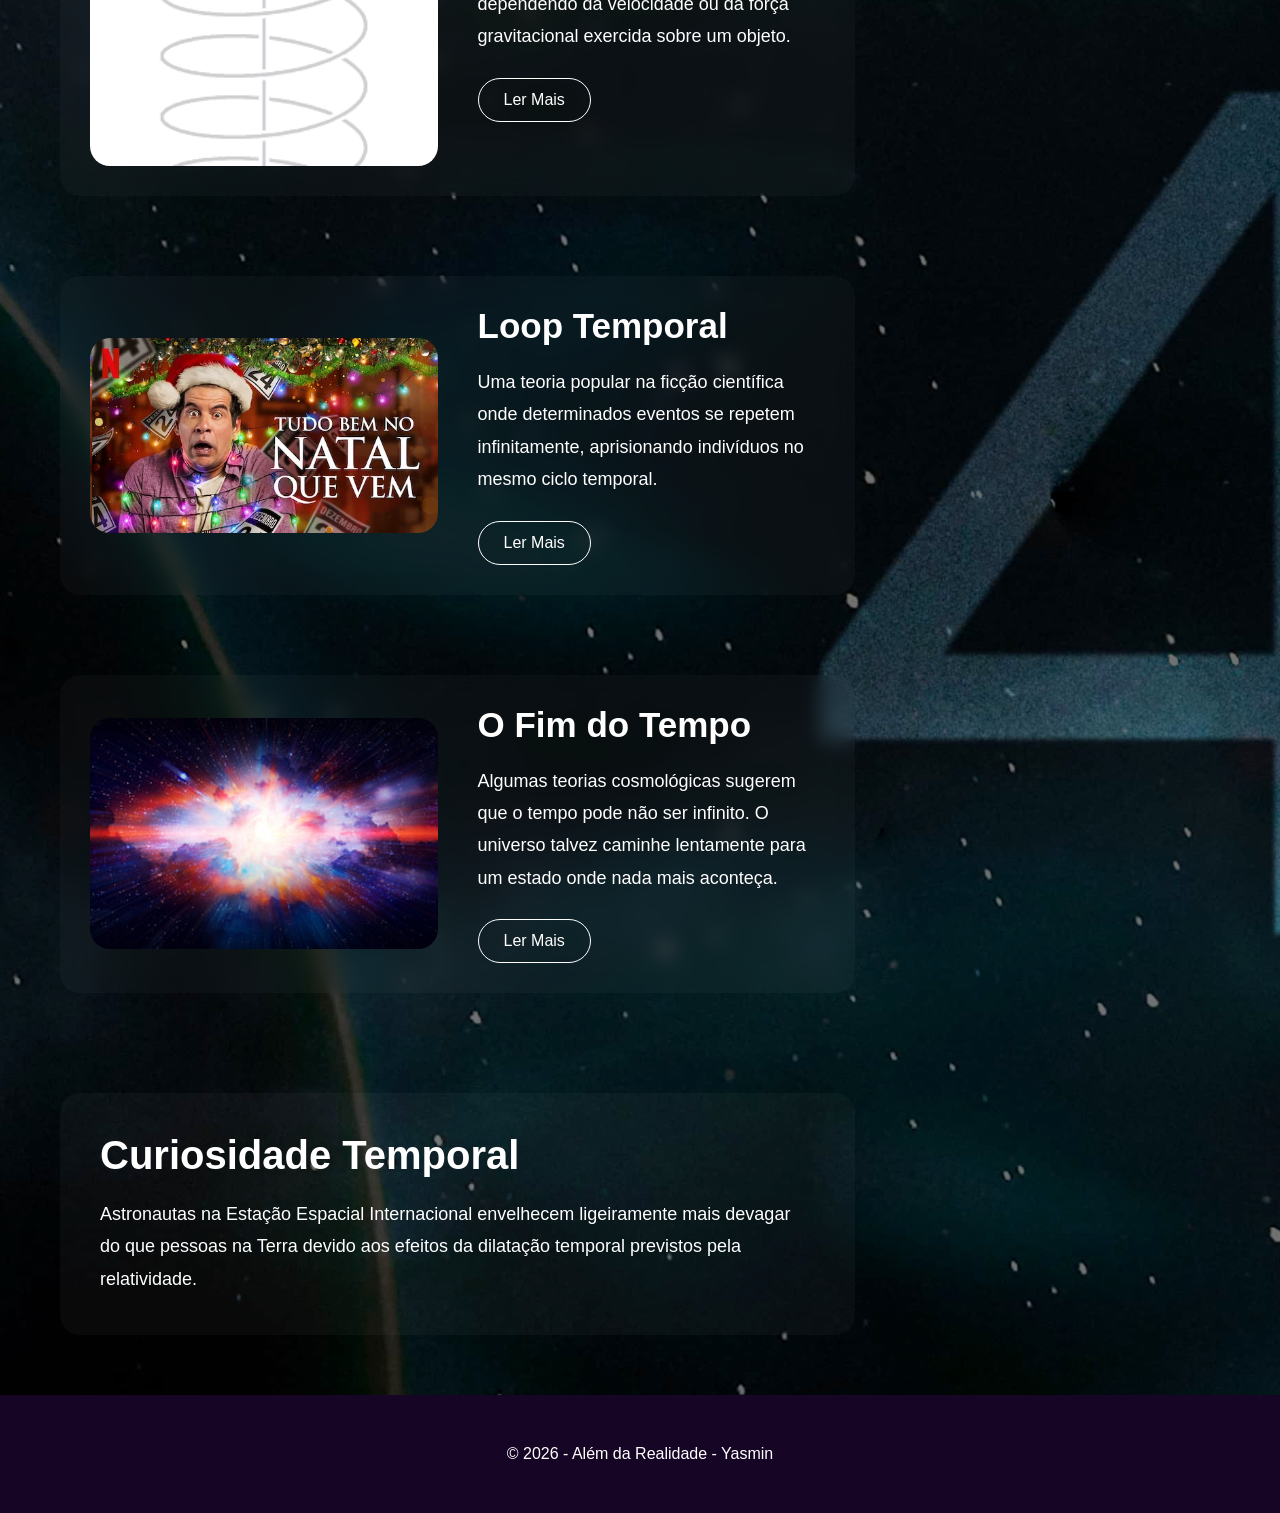
<file: teorias-universo/tempo.html>
<!DOCTYPE html>
<html lang="pt-BR">
<head>
    <meta charset="UTF-8">
    <meta name="viewport" content="width=device-width, initial-scale=1.0">
    <title>Tempo | Além da Realidade</title>
    <link rel="stylesheet" href="css/global.css">
    <link rel="stylesheet" href="css/links-base.css">
</head>

<style>  
    body {
        background-image: linear-gradient(rgba(0, 0, 0, 0.549), rgba(0, 0, 0, 0.549)), url(../teorias-universo/imagens/fundo-tempo.jpg);
        background-position: center;
        background-repeat: no-repeat;
        background-size: cover;
    }

</style>

<body>
    <header>
        <h2>Além da Realidade</h2>

        <nav class="menu">
            <a href="home.html">Home</a>
            <a href="universo.html">Universo</a>
            <a href="tempo.html">Tempo</a>
            <a href="existencia.html">Existência</a>
            <a href="#">Mistérios</a>
        </nav>
    </header>

    <main class="fundo-borrado">

        <div class="conteudo-principal">
            <section class="introducao">

                <h1>Tempo</h1>

                <p>
                    O tempo sempre foi um dos maiores mistérios da humanidade.
                    Cientistas, filósofos e físicos tentam entender sua natureza,
                    suas distorções e as possibilidades que ele pode esconder.
                    Nesta seção, exploramos teorias capazes de desafiar nossa
                    percepção da realidade.
                </p>

            </section>


            <section class="teorias">
                <h2>Paradoxos e Teorias Temporais</h2>

                <article class="card-teoria">

                    <div class="imagem">
                        <img src="imagens/tempo/paradoxo-temporal.jpg"
                        alt="Relógio distorcido">
                    </div>

                    <div class="texto-card">
                        <h3>Paradoxo Temporal</h3>

                        <p>
                            Se alguém voltasse ao passado e impedisse o próprio
                            nascimento, como essa pessoa teria viajado no tempo?
                            Esse é um dos paradoxos mais famosos da física.
                        </p>
                        <a href="#" class="botao">
                            Ler Mais
                        </a>
                    </div>
                </article>


                <article class="card-teoria">

                    <div class="imagem">
                        <img src="imagens/tempo/viagem-no-tempo.jpg"
                        alt="Cena da série Doctor Who quando viaja no tempo">
                    </div>

                    <div class="texto-card">

                        <h3>Viagem no Tempo</h3>

                        <p>
                            A ideia de viajar entre passado e futuro intriga
                            cientistas há décadas. Algumas teorias sugerem
                            que distorções extremas do espaço-tempo poderiam
                            tornar isso possível.
                        </p>
                        <a href="#" class="botao">
                            Ler Mais
                        </a>
                    </div>

                </article>

                <article class="card-teoria">

                    <div class="imagem">
                        <img src="imagens/tempo/dilatacao-temporal.gif"
                        alt="Imagem representando matéria escura">
                    </div>

                    <div class="texto-card">

                        <h3>Dilatação Temporal</h3>

                        <p>
                            Segundo a relatividade de Einstein, o tempo pode
                            passar mais devagar dependendo da velocidade ou
                            da força gravitacional exercida sobre um objeto.
                        </p>

                        <a href="#" class="botao">
                            Ler Mais
                        </a>

                    </div>

                </article>

    
                <article class="card-teoria">
                    <div class="imagem">
                        <img src="imagens/tempo/loop-temporal.webp"
                        alt="Poster do filme brasileiro 'Tudo Bem no Natal que Vem', representando um loop temporal">
                    </div>

                    <div class="texto-card">

                        <h3>Loop Temporal</h3>

                        <p>
                            Uma teoria popular na ficção científica onde
                            determinados eventos se repetem infinitamente,
                            aprisionando indivíduos no mesmo ciclo temporal.
                        </p>

                        <a href="#" class="botao">
                            Ler Mais
                        </a>
                    </div>
                </article>


                <article class="card-teoria">

                    <div class="imagem">
                        <img src="imagens/tempo/fim-universo.jpg"
                        alt="Imagem representando o multiverso">
                    </div>

                    <div class="texto-card">

                        <h3>O Fim do Tempo</h3>

                        <p>
                            Algumas teorias cosmológicas sugerem que o tempo
                            pode não ser infinito. O universo talvez caminhe
                            lentamente para um estado onde nada mais aconteça.
                        </p>

                        <a href="#" class="botao">
                            Ler Mais
                        </a>
                    </div>
                </article>
            </section>


            <section class="curiosidade">

                <h2>Curiosidade Temporal</h2>

                <p>
                    Astronautas na Estação Espacial Internacional envelhecem
                    ligeiramente mais devagar do que pessoas na Terra devido
                    aos efeitos da dilatação temporal previstos pela relatividade.
                </p>

            </section>
        </div>

        <aside class="sidebar">

            <h3>Outros Sites sobre Tempo</h3>

            <ul>
                <li>
                    <a href="https://science.nasa.gov/" target="_blank">
                        NASA Science
                    </a>
                </li>

                <li>
                    <a href="https://home.cern/" target="_blank">
                        CERN
                    </a>
                </li>

                <li>
                    <a href="https://www.space.com/" target="_blank">
                        Space.com
                    </a>
                </li>
            </ul>
        </aside>
    </main>

    <footer class="realidade">
        <p>
            © 2026 - Além da Realidade - Yasmin
        </p>
    </footer>

</body>
</html>
</file>
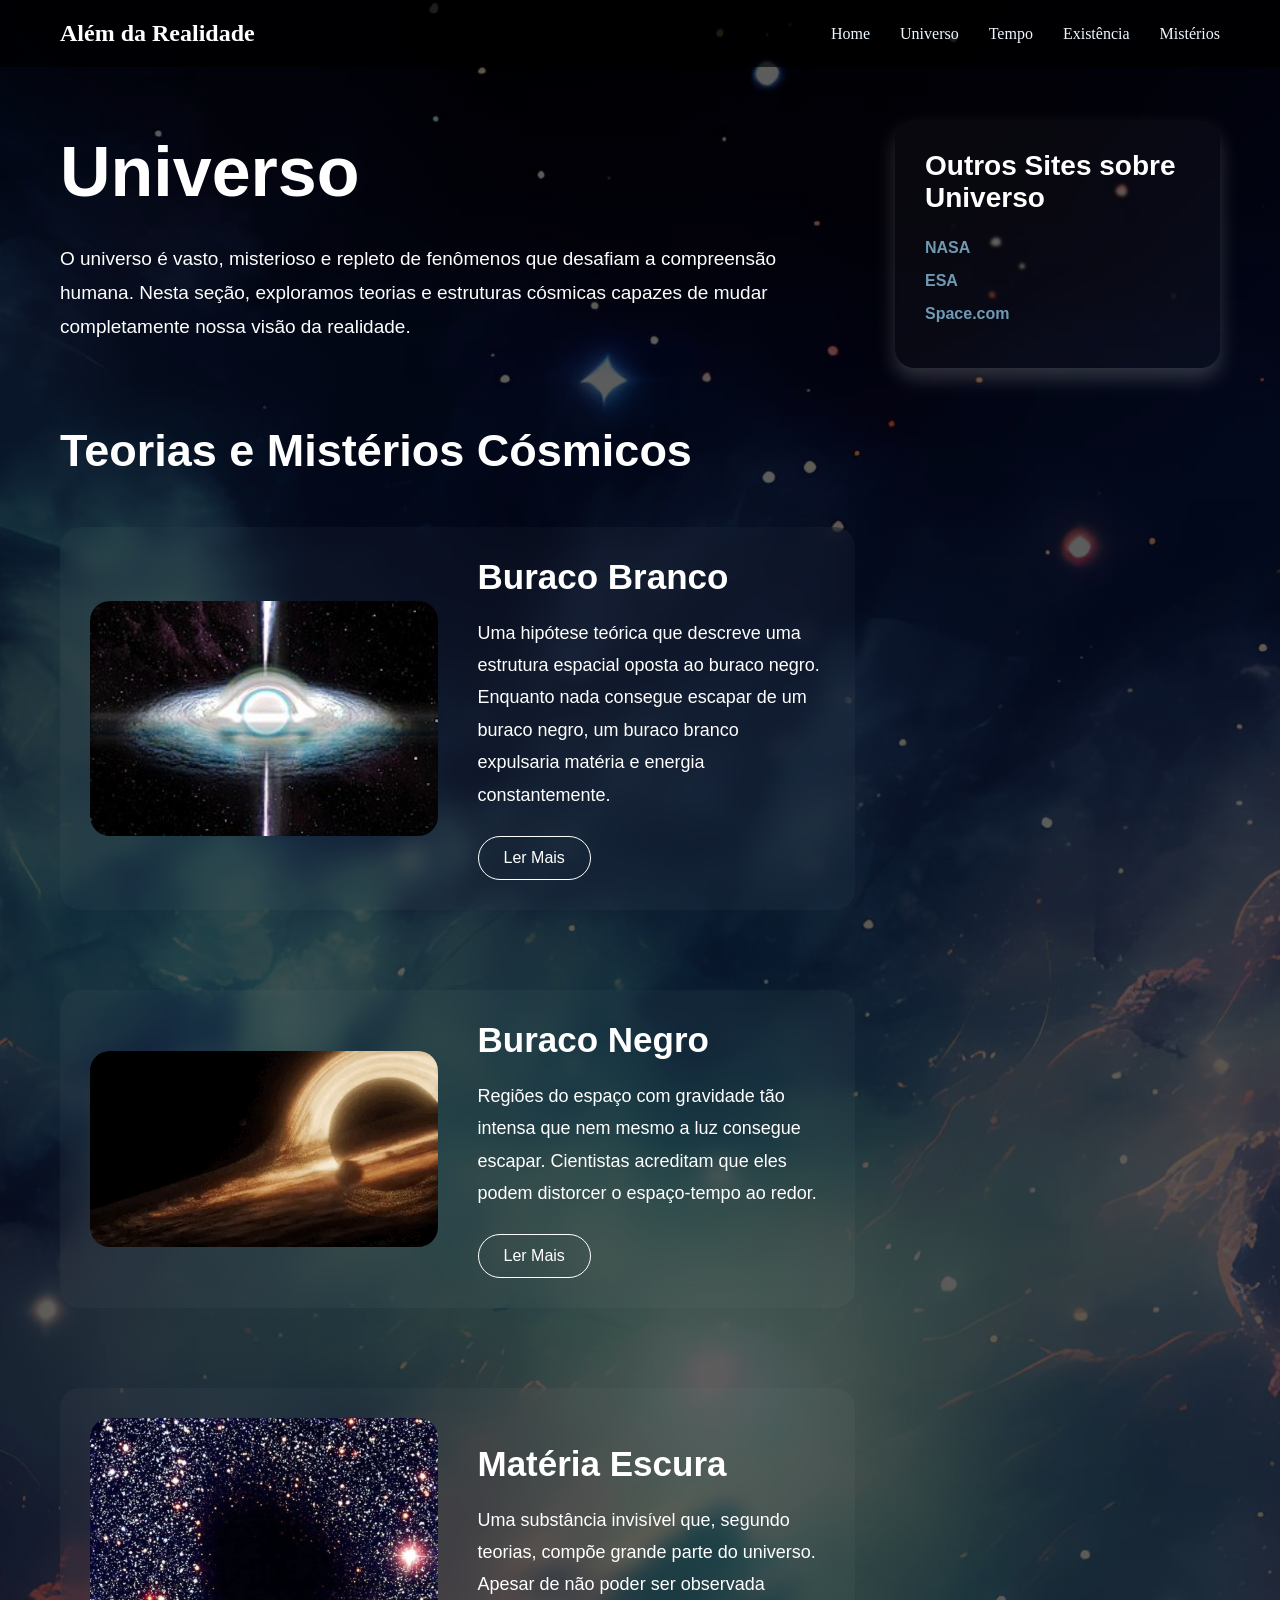
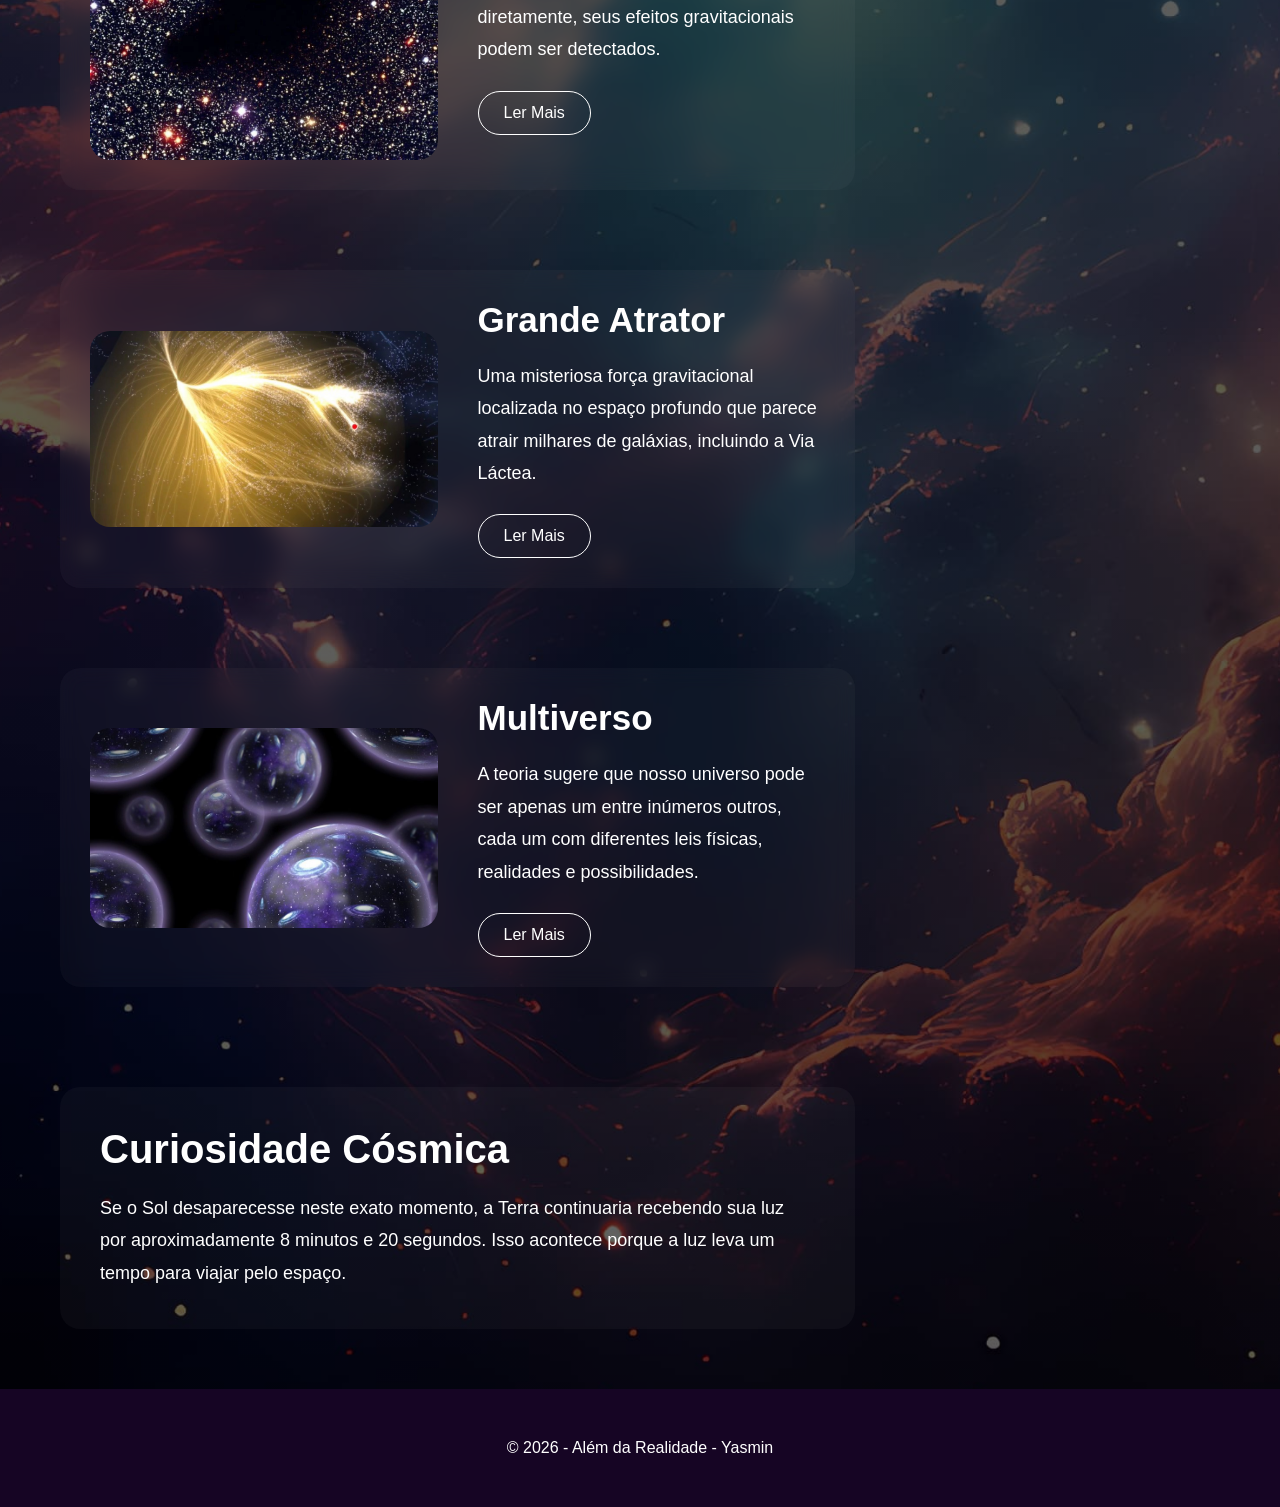
<file: teorias-universo/universo.html>
<!DOCTYPE html>
<html lang="pt-BR">
<head>
    <meta charset="UTF-8">
    <meta name="viewport" content="width=device-width, initial-scale=1.0">
    <title>Universo | Além da Realidade</title>
    <link rel="stylesheet" href="css/global.css">
    <link rel="stylesheet" href="css/links-base.css">
</head>

<style>  
    body {
        background-image: linear-gradient(rgba(0, 0, 0, 0.637), rgba(0, 0, 0, 0.637)), url(../teorias-universo/imagens/universo-fundo.jpg);
        background-position: center;
        background-repeat: no-repeat;
        background-size: cover;
    }

</style>
<body>
    <header>
        <h2>Além da Realidade</h2>

        <nav class="menu">
            <a href="home.html">Home</a>
            <a href="universo.html">Universo</a>
            <a href="tempo.html">Tempo</a>
            <a href="existencia.html">Existência</a>
            <a href="misterio.html">Mistérios</a>
        </nav>

    </header>

    <main class="fundo-borrado">
        <div class="conteudo-principal">
            <section class="introducao">

                <h1>Universo</h1>

                <p>
                    O universo é vasto, misterioso e repleto de fenômenos
                    que desafiam a compreensão humana. Nesta seção,
                    exploramos teorias e estruturas cósmicas capazes
                    de mudar completamente nossa visão da realidade.
                </p>
            </section>


            <section class="teorias">
                <h2>Teorias e Mistérios Cósmicos</h2>

                <article class="card-teoria">

                    <div class="imagem">
                        <img src="imagens/universo/buraco-brancov2.jpg"
                        alt="Buraco branco">
                    </div>

                    <div class="texto-card">
                        <h3>Buraco Branco</h3>

                        <p>
                            Uma hipótese teórica que descreve uma estrutura
                            espacial oposta ao buraco negro. Enquanto nada
                            consegue escapar de um buraco negro, um buraco
                            branco expulsaria matéria e energia constantemente.
                        </p>

                        <a href="buraco-branco.html" class="botao">
                            Ler Mais
                        </a>
                    </div>
                </article>


                <article class="card-teoria">

                    <div class="imagem">
                        <img src="imagens/universo/gif-buraco-negro.gif"
                        alt="Gif do buraco negro">
                    </div>

                    <div class="texto-card">

                        <h3>Buraco Negro</h3>

                        <p>
                            Regiões do espaço com gravidade tão intensa que
                            nem mesmo a luz consegue escapar. Cientistas acreditam
                            que eles podem distorcer o espaço-tempo ao redor.
                        </p>

                        <a href="#" class="botao">
                            Ler Mais
                        </a>
                    </div>
                </article>

                <article class="card-teoria">

                    <div class="imagem">
                        <img src="imagens/universo/materia-escura.webp"
                        alt="Matéria escura">
                    </div>

                    <div class="texto-card">

                        <h3>Matéria Escura</h3>

                        <p>
                            Uma substância invisível que, segundo teorias,
                            compõe grande parte do universo. Apesar de não
                            poder ser observada diretamente, seus efeitos
                            gravitacionais podem ser detectados.
                        </p>

                        <a href="#" class="botao">
                            Ler Mais
                        </a>

                    </div>

                </article>

    
                <article class="card-teoria">
                    <div class="imagem">
                        <img src="imagens/universo/grande-atrator.jpeg"
                        alt="Grande Atrator">
                    </div>

                    <div class="texto-card">

                        <h3>Grande Atrator</h3>

                        <p>
                            Uma misteriosa força gravitacional localizada
                            no espaço profundo que parece atrair milhares
                            de galáxias, incluindo a Via Láctea.
                        </p>

                        <a href="#" class="botao">
                            Ler Mais
                        </a>

                    </div>
                </article>


                <article class="card-teoria">

                    <div class="imagem">
                        <img src="imagens/universo/multiverso.jpg"
                        alt="Multiverso">
                    </div>

                    <div class="texto-card">

                        <h3>Multiverso</h3>

                        <p>
                            A teoria sugere que nosso universo pode ser apenas
                            um entre inúmeros outros, cada um com diferentes
                            leis físicas, realidades e possibilidades.
                        </p>

                        <a href="#" class="botao">
                            Ler Mais
                        </a>

                    </div>
                </article>
            </section>


            <section class="curiosidade">
                <h2>Curiosidade Cósmica</h2>

                <p>
                    Se o Sol desaparecesse neste exato momento, a Terra
                    continuaria recebendo sua luz por aproximadamente
                    8 minutos e 20 segundos. Isso acontece porque a luz
                    leva um tempo para viajar pelo espaço.
                </p>

            </section>
        </div>

        <aside class="sidebar">

            <h3>Outros Sites sobre Universo</h3>

            <ul>
                <li>
                    <a href="https://www.nasa.gov/" target="_blank">
                        NASA
                    </a>
                </li>
                <li>
                    <a href="https://www.esa.int/" target="_blank">
                        ESA
                    </a>
                </li>
                <li>
                    <a href="https://www.space.com/" target="_blank">
                        Space.com
                    </a>
                </li>
            </ul>
        </aside>
    </main>

    <footer class="realidade">
        <p>
            © 2026 - Além da Realidade - Yasmin
        </p>
    </footer>

</body>
</html>
</file>
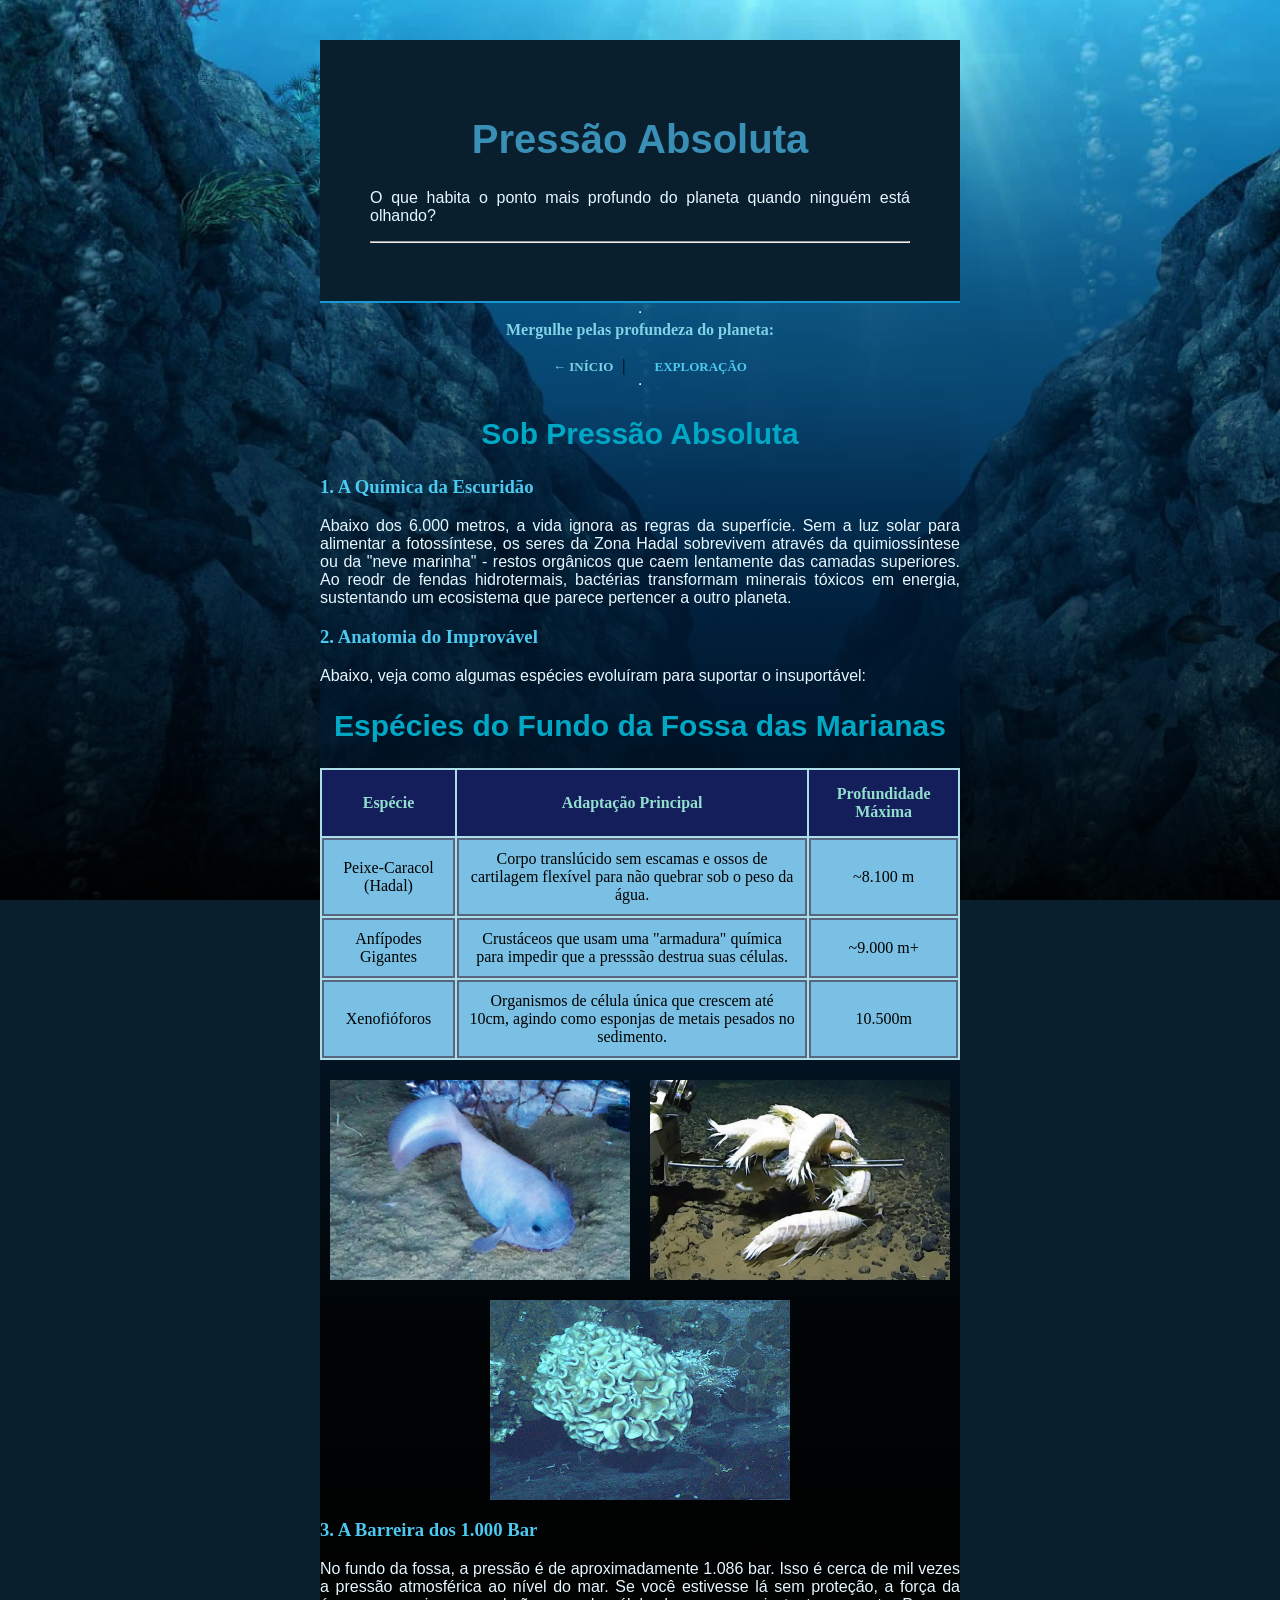
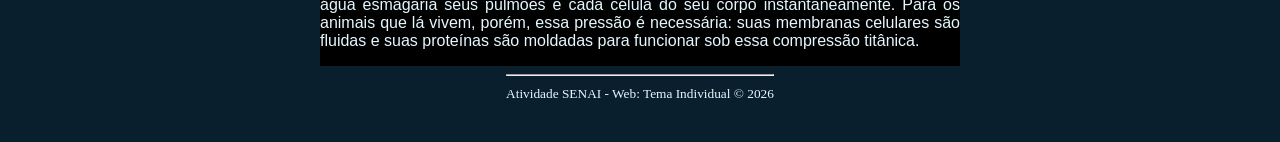
<file: oceano/oceano/sob-pressao-absoluta.html>
<!DOCTYPE html>
<html lang="pt-br">
<head>
    <meta charset="UTF-8">
    <title>Pressão da Fossa das Marianas</title>
    <link rel="stylesheet" href="estilo.css">
    <link rel="stylesheet" href="estilo-pressao.css">
    
    
</head>
<body>
    <header>
        <h1>
            Pressão Absoluta
        </h1>
        <p>O que habita o ponto mais profundo do planeta quando ninguém está olhando?</p>
        <hr>
    </header>

    <hr>

    <nav>
        <div class="menu-links"> 
        <strong>Mergulhe pelas profundeza do planeta:</strong> <br>
        <br>
        <a href="index.html"><strong>&larr; Início</strong></a> |
        <a href="ultima-fronteira.html">Exploração</a>
        </div>
    </nav>

    <hr>

    <main>
        <section>
        <h2>Sob Pressão Absoluta</h2>
        <h3>1. A Química da Escuridão</h3>
            <p>
                Abaixo dos 6.000 metros, a vida ignora as regras da superfície. Sem a luz solar para alimentar a fotossíntese, os seres da Zona Hadal sobrevivem através da quimiossíntese ou da "neve marinha" - restos orgânicos que caem lentamente das camadas superiores. Ao reodr de fendas hidrotermais, bactérias transformam minerais tóxicos em energia, sustentando um ecosistema que parece pertencer a outro planeta.
            </p>

        <h3>2. Anatomia do Improvável</h3>
            <p>
                Abaixo, veja como algumas espécies evoluíram para suportar o insuportável:
            </p>
            <table >
                <h2>Espécies do Fundo da Fossa das Marianas</h2>
                <thead>
                    <tr>
                        <th class="estilo-pressao.css">Espécie</th>
                        <th>Adaptação Principal</th>
                        <th>Profundidade Máxima</th>
                    </tr>
                </thead>
                <tbody>
                    <tr class="tabela-press">
                        <td>Peixe-Caracol (Hadal)</td>
                        <td>Corpo translúcido sem escamas e ossos de cartilagem flexível para não quebrar sob o peso da água.</td>
                        <td>~8.100 m</td>
                    </tr>
                    <tr class="tabela-press">
                        <td>Anfípodes Gigantes</td>
                        <td>Crustáceos que usam uma "armadura" química para impedir que a presssão destrua suas células.</td>
                        <td>~9.000 m+</td>
                    </tr>
                    <tr class="tabela-press">
                        <td>Xenofióforos</td>
                        <td>Organismos de célula única que crescem até 10cm, agindo como esponjas de metais pesados no sedimento.</td>
                        <td>10.500m</td>
                    </tr>
                </tbody>
            </table>

            <div class="containerPres-imagensPres">

    <div class="contrairPres">
        <img src="imagens/peixe-caracol-gigante.jpg" class="imagensPres">
        <div class="escurecer-pres">
            <div class="texto">Peixe-Caracol (Hadal)</div>
        </div>
    </div>

    <div class="contrairPres">
        <img src="imagens/anfipodes-gigantes.jpg" class="imagensPres">
        <div class="escurecer-pres">
            <div class="texto">Anfípodes Gigantes</div>
        </div>
    </div>

    <div class="contrairPres">
        <img src="imagens/xenofioforos.jpg" class="imagensPres">
        <div class="escurecer-pres">
            <div class="texto">Xenofióforos</div>
        </div>
    </div>

</div>

        <h3>3. A Barreira dos 1.000 Bar</h3>
            <p>
                No fundo da fossa, a pressão é de aproximadamente 1.086 bar. Isso é cerca de mil vezes a pressão atmosférica ao nível do mar. Se você estivesse lá sem proteção, a força da água esmagaria seus pulmões e cada célula do seu corpo instantaneamente. Para os animais que lá vivem, porém, essa pressão é necessária: suas membranas celulares são fluidas e suas proteínas são moldadas para funcionar sob essa compressão titânica.
            </p>
        </section>
    </main>
    <footer>
    <hr>
        <small> Atividade SENAI - Web: Tema Individual &copy 2026</small>
    </footer>
</body>
</html>
</file>
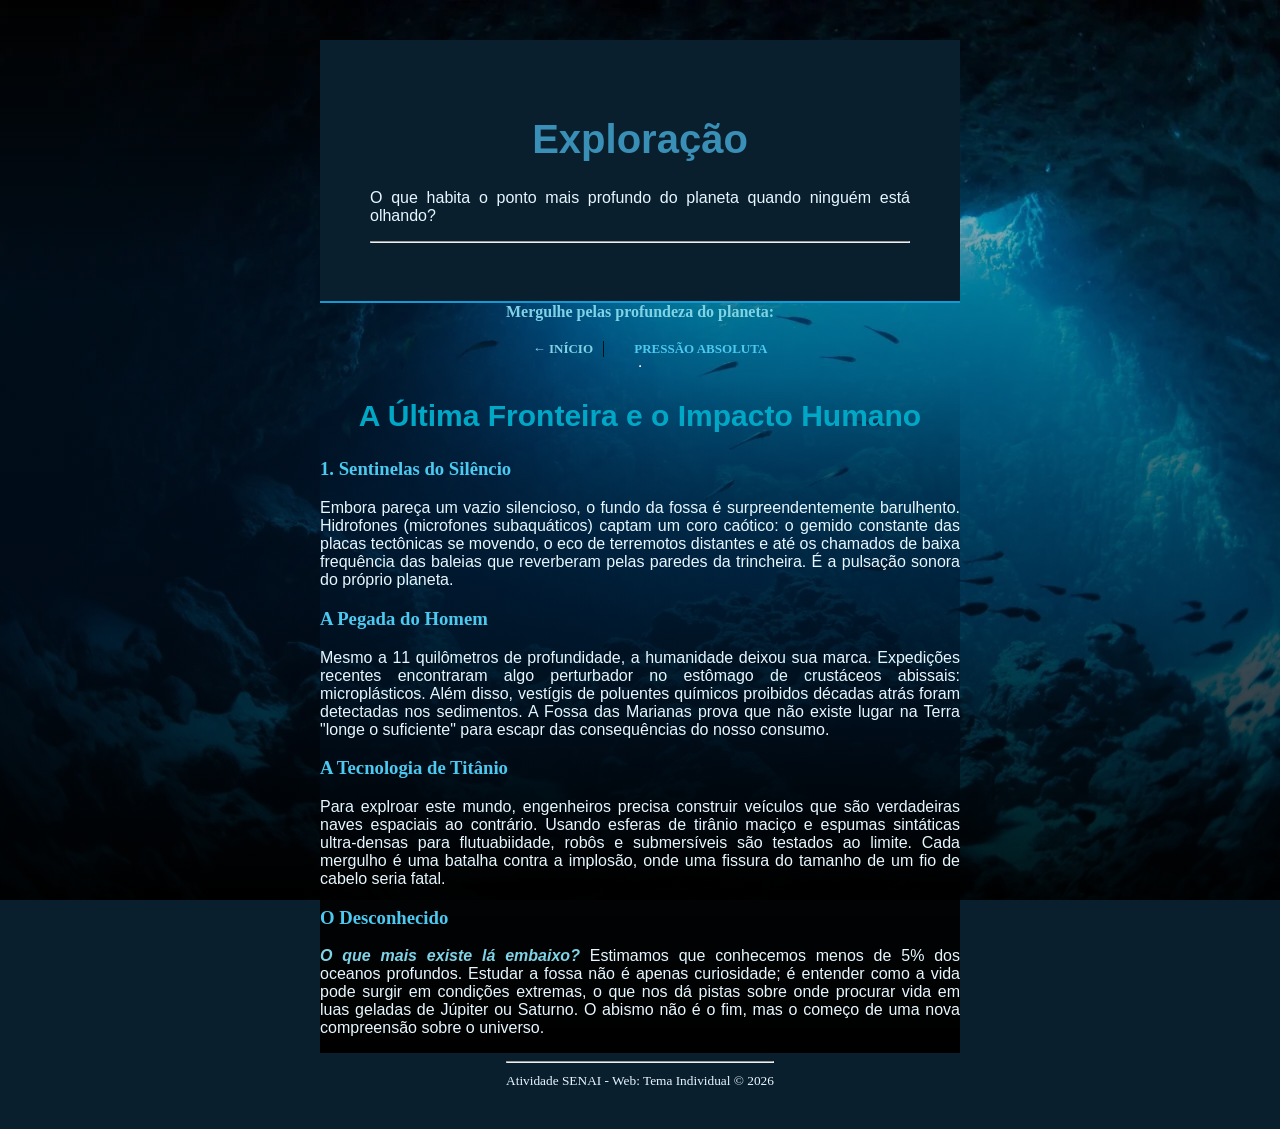
<file: oceano/oceano/ultima-fronteira.html>
<!DOCTYPE html>
<html lang="pt-br">
<head>
    <meta charset="UTF-8">
    <meta name="viewport" content="width=device-width, initial-scale=1.0">
    <title>Última Fronteira</title>
    <link rel="stylesheet" href="estilo.css">
    <link rel="stylesheet" href="estilo-pressao.css">
    <link rel="stylesheet" href="estilo-fronteira.css">
    
    
</head>
<header>
        <h1>
            Exploração
        </h1>
        <p>O que habita o ponto mais profundo do planeta quando ninguém está olhando?</p>
        <hr>
    </header>

    <nav>
        <div class="menu-links"> 
        <strong>Mergulhe pelas profundeza do planeta:</strong> <br>
        <br>
        <a href="index.html"><strong>&larr; Início</strong></a> |
        <a href="sob-pressao-absoluta.html">Pressão Absoluta</a>
        </div>
    </nav>
    <hr>
    <main>
        <section>
            <h2>A Última Fronteira e o Impacto Humano</h2>
            <h3>1. Sentinelas do Silêncio</h3>
            <p>
                Embora pareça um vazio silencioso, o fundo da fossa é surpreendentemente barulhento. Hidrofones (microfones subaquáticos) captam um coro caótico: o gemido constante das placas tectônicas se movendo, o eco de terremotos distantes e até os chamados de baixa frequência das baleias que reverberam pelas paredes da trincheira. É a pulsação sonora do próprio planeta.
            </p>

            <h3>A Pegada do Homem</h3>
            <p>
                Mesmo a 11 quilômetros de profundidade, a humanidade deixou sua marca. Expedições recentes encontraram algo perturbador no estômago de crustáceos abissais: microplásticos. Além disso, vestígis de poluentes químicos proibidos décadas atrás foram detectadas nos sedimentos. A Fossa das Marianas prova que não existe lugar na Terra "longe o suficiente" para escapr das consequências do nosso consumo.
            </p>

            <h3>A Tecnologia de Titânio</h3>
            <p>
                Para explroar este mundo, engenheiros precisa construir veículos que são verdadeiras naves espaciais ao contrário. Usando esferas de tirânio maciço e espumas sintáticas ultra-densas para flutuabiidade, robôs e submersíveis são testados ao limite. Cada mergulho é uma batalha contra a implosão, onde uma fissura do tamanho de um fio de cabelo seria fatal.
            </p>

            <h3>O Desconhecido</h3>
            <p>
                <em><strong>O que mais existe lá embaixo?</strong></em> Estimamos que conhecemos menos de 5% dos oceanos profundos. Estudar a fossa não é apenas curiosidade; é entender como a vida pode surgir em condições extremas, o que nos dá pistas sobre onde procurar vida em luas geladas de Júpiter ou Saturno. O abismo não é o fim, mas o começo de uma nova compreensão sobre o universo.
            </p>
        </section>
    </main>
    <footer>
    <hr>
        <small> Atividade SENAI - Web: Tema Individual &copy 2026</small>
    </footer>
</body>
</html>
</file>
<file: oceano/oceano/estilo.css>
body {
            margin: 0 auto;
            overflow-x: hidden;
            background-image:
                linear-gradient(
                    to bottom,
                    #00000000,
                    #001a3380,
                    #001020b3,
                    #000000e6
                ),
                url("imagens/fossa.jpg");

            background-size: cover;
            background-repeat: no-repeat;
            background-attachment: fixed;
            background-color: #0a1f2e;

            width: 95%;
            height: 100%;
            align-items: center;
            font-family: Verdana; 
            padding: 0;

            
        }
   
        main {
    background-image: linear-gradient(
        to bottom,
        #00000000,
        #001a3380,
        #001020b3,
        #000000e6,
        #000000
    );
        }

   
        header {
            background-color: #0a1f2e;
            color: #3a8fb7;
            padding-top: 20px;
            border-bottom: 2px solid#1798d3;
            text-align: center;
            padding: 50px;
        
        }

        nav {
            text-align: center;
        }

        a {
            color: #4cc9f0;
            text-decoration: none;
            text-transform: uppercase;
            font-weight: bold;
            font-size: 13px;
        }

        p {
            color: #e6f7ff;
            font-family: 'Open Sans', sans-serif;
            text-align: justify;
        }

        .texto-header {
            text-align: center;
        }

        /* Escurecer a imagem ao passar o mouse e mostrar o nome*/

        .contrair {
            position: relative;
            width: auto;
        }

        .imagem {  /* Das imagens lá */
            display: block;
            width: 100%;
            height: 400px;
            object-fit: cover;
        }

        .escurecer {
            position: absolute;
            top: 0;
            bottom: 0;
            left: 0;
            right: 0;
            opacity: 0;
            transition: .5s ease;
            background-color: #0a1f2e;
        }

        .contrair:hover .escurecer {
        opacity: 0.8;
        }

        .texto {
            color: #7fd3e6;
            font-size: 20px;
            position: absolute;
            top:50%;
            left: 50%;
            transform: translate(-50%, -50%);
            text-align: center;
        }

        .container-imagens {
            display: flex;
            justify-content: center;
            gap: 120px;
            margin-top: 20px;
}

        

        /* Termina aqui*/
    
        table {
            width: 100%;
            border-collapse: separate;
            background-color: #abdee7;
            margin-top: 10px;
        }

        th {
            background-color: #131e5a;
            color: #93dfce;
            padding: 15px;
        }
        td {
            border: 2px solid #586580;
            padding: 10px;
            text-align: center;

        }

        footer {
            color: #e6f7ff;
            text-align: center;
        }

        h1 {
            color: #3a8fb7;
            font-family: 'Oswald', sans-serif;
            font-size: 40px;
        }

        h2 {
            color: #00a8c6;
            font-family: 'Oswald', sans-serif;
            font-size: 30px;
            text-align: center;
        }


        h3 {
            color: #4cc9f0;
        }

        strong {
            color: #7fd3e6;
        }

        .tabela-td {
            color: #357c8b; 
        }

        .menu-links a {
            color: #4cc9f0; /*vai personalizar apenas o que estiver no div*/
            margin-left: 20px;
            transition: 0.3s;
            padding: 5px;
            border-radius: 5px;
            text-decoration: none; /*sem sublinhado*/
        }

        .menu-links a:hover {
            background-color: #031c2b;
        }

        .voador-texto {
            background-color: black;
        }
</file>
<file: teorias-universo/css/global.css>
* {
    margin: 0;
    padding: 0;
    box-sizing: border-box;
}

body, html {
    color: whitesmoke;
    font-family: 'Cinzel', serif;
    scroll-behavior: smooth;  /*Deixa suave a descida da tela quando for clicar lá no botão do id. Bom que também suaviza tudo*/

}

/*Fica no header */
.topo {
    display: flex;
    justify-content: space-between;
    align-items: center;
}

.logo-site {
    font-size: 22px;
    font-weight: 700;
}

.menu {
    display: flex;
    gap: 30px;
}

.menu a {
    text-decoration: none;
    color: aliceblue;
    font-weight: 400;
    transition: 0.3s;
}

.menu a:hover {
    color: #c0b7ff;
}

/*o footer*/
.realidade{
    background-color: rgb(22, 5, 36);
    padding: 50px;
    text-align: center;
}
</file>
<file: teorias-universo/css/links-base.css>
body {
    background-color: rgb(7, 7, 20);
    color: white;
    font-family: Arial, Helvetica, sans-serif;
    min-height: 100vh;
    flex-direction: column;
}


header {
    background-color: rgba(0, 0, 0, 0.671);
    display: flex;
    justify-content: space-between;
    align-items: center;
    padding: 20px 60px;
    position: fixed;
    top: 0;
    left: 0;
    right: 0;
    width: 100%;
    z-index: 1000;
    font-weight: 700;
    font-family: 'Cinzel', serif;
}

.fundo-borrado {
    display: flex;
    gap: 40px;
    padding-top: 87px;
    padding-left: 60px;
    padding-right: 60px;
    padding-bottom: 60px;
    flex: 1;
}


.conteudo-principal {
    flex: 3;
}


.introducao {
    margin-bottom: 80px;
}

.introducao h1 {
    font-size: 70px;
    margin-bottom: 30px;
    margin-top: 45px;
}

.introducao p {
    font-size: 19px;
    line-height: 1.8;
}

.teorias h2 {
    font-size: 45px;
    margin-bottom: 50px;
}


.card-teoria {
    display: flex;
    align-items: center;
    gap: 40px;
    margin-bottom: 80px;
    background-color: rgba(255,255,255,0.03);
    padding: 30px;
    border-radius: 20px;
    transition: 0.3s;
    backdrop-filter: blur(10px);
}

.card-teoria:hover {
    
    background-color: rgba(255,255,255,0.05);
}


.imagem {
    flex: 1;

    display: flex;
    justify-content: center;
}

.imagem img {
    width: 100%;
    max-width: 400px;
    border-radius: 20px;
    object-fit: cover;
}


.texto-card {
    flex: 1;
}

.texto-card h3 {
    font-size: 35px;
    margin-bottom: 20px;
}

.texto-card p {
    font-size: 18px;
    line-height: 1.8;
    margin-bottom: 25px;
}


.botao {
    display: inline-block;
    padding: 12px 25px;
    border: 1px solid white;
    border-radius: 50px;
    text-decoration: none;
    color: white;
    transition: 0.3s;
}

.botao:hover {
    transform: scale(1.05);
    background-color: rgba(255,255,255,0.1);
}

.sidebar {
    flex: 1;
    background-color: rgba(255,255,255,0.03);
    padding: 30px;
    border-radius: 20px;
    height: fit-content;
    position: sticky;
    top: 120px;
    box-shadow: 0 10px 20px rgba(240, 240, 240, 0.2);
    backdrop-filter: blur(1.7px);
}

.sidebar:hover {
    background-color: rgb(35, 88, 71);
    transition: 0.5s;
    transform: rotateY(5px);
}

.sidebar:hover a {
    color: rgb(245, 242, 235);
}

.sidebar h3 {
    margin-bottom: 25px;
    font-size: 28px;
}

.sidebar ul {
    list-style: none;
}

.sidebar li {
    margin-bottom: 15px;
}

.sidebar a{
    text-decoration: none;
    color: #709ab3;
    font-weight: 580;
}


.curiosidade {
    margin-top: 100px;
    background-color: rgba(255,255,255,0.03);
    padding: 40px;
    border-radius: 20px;
}

.curiosidade h2 {
    margin-bottom: 20px;
    font-size: 40px;
}

.curiosidade p {
    line-height: 1.8;
    font-size: 18px;
}

footer {
    background-color: rgb(22, 5, 36);
    text-align: center;
    padding: 40px;
}
</file>
<file: teorias-universo/css/home.css>
.banner {
    background-image:
    linear-gradient(rgba(0, 0, 0, 0.521), rgba(0, 0, 0, 0.521)),
    url('../imagens/recife-cosmico.png');

    background-position: center;
    background-repeat: no-repeat;
    background-size: cover;

    min-height: 100vh;
    letter-spacing: 1.5px;
    color: aliceblue;
    padding: 30px 80px;
    margin-bottom: 90px;
}

/* pros coisas ficar no centro certinho */

.conteudo-banner {
    justify-content: center;
    align-items: center;
    text-align: center;
    display: flex;
    flex-direction: column;
    height: 80vh;
}

.banner h1 {
    font-size: 70px;
    font-weight: 700;
    margin-bottom: 30px;
}

.botao-card {
    border-radius: 50px;
    background-color: #e0960b;
    padding: 5px 10px;
    border-color: none;
    color: aliceblue;
    margin-top: 20px;
}

/* Os cards - os "mini quadros" */
.card {
    position: relative;
    display: block;
    width: 300px;
    overflow: hidden;
    border-radius: 20px;
    text-decoration: none;
    color: white;
}

.card {
    color: rgb(177, 112, 238);
}

.card img {
    width: 100%;
    display: block;
    transition: 0.4s;
    max-height: 22.5vh;
    min-width: none;
}

.overlay {
    position: absolute;
    top: 0;
    width: 100%;
    height: 95%;
    background-color: rgba(0, 0, 0, 0.671);
    display: flex;
    flex-direction: column;
    justify-content: center;
    align-items: center;
    opacity: 0;
    transition: 0.4s;
    text-align: center;
}

.card:hover {
    transform: scale(1.0);
}

.card:hover .overlay {
    opacity: 1;
}

.conter {
    display: flex;
    gap: 20px;
    justify-content: center;
}

.botao-explorar {
    display: inline-block;
    border-radius: 50px;
    background-color: rgba(0, 0, 0, 0.205);

    padding: 15px 30px;
    border: 2px solid aliceblue;

    cursor: pointer;
    transition: transform 0.3s ease;

    text-decoration: none;
    color: aliceblue;
    font-size: 16px;
    }

    .botao-explorar:hover {
    transform: scale(1.1);
    background-color: rgb(211, 63, 9);
    border: 2px solid #e0960b;
    }

    .introducao {
        padding: 80px 10%;
        line-height: 1.8;
    }

    .introducao h2 {
        margin-bottom: 20px;
        font-size: 32px;
    }

    .introducao p {
        margin-bottom: 20px;
        font-size: 18px;
    }

    .curiosidades {
        padding: 80px 10%;
    }

    .curiosidades h2 {
        margin-bottom: 25px;
        font-size: 32px;
    }

    .curiosidades ul {
        line-height: 2;
        font-size: 18px;
    }
</file>
<file: oceano/oceano/estilo-pressao.css>
body {
    margin: 0 auto; /* centraliza horizontalmente */
    padding: 40px; /* adiciona espaçamento interno */

    overflow-x: hidden;

    background-image:
        linear-gradient(
            to bottom,
            #00000000,
            #001a3380,
            #001020b3,
            #000000e6
        ),
        url("imagens/fossa.jpg");

    background-size: cover;
    background-repeat: no-repeat;
    background-attachment: fixed;
    background-color: #0a1f2e;

    width: 50%;
    min-height: 100px;

    display: flex;
    flex-direction: column;
    align-items: center; /* centraliza conteúdo interno */

    font-family: Verdana; /* tipo bonitinho */
    }

    .tabela-press {
    width: 100%;
    border-collapse: separate;
    background-color: #6db8e4c4;
    margin-top: 10px;
    }

    h2 {
        text-align: center;
    }

    /* Coisa das imagens*/

    .containerPres-imagensPres {
    display: flex;
    justify-content: center;
    gap: 20px;
    margin-top: 20px;
    flex-wrap: wrap; /* evita quebrar em telas menores */
}

    .contrairPres {
        position: relative;
        width: 300px; /* todas com mesmo tamanho */
    }

    .imagensPres {
        display: block;
        width: 100%;
        height: 200px; /* altura igual */
        object-fit: cover;
    }

    .escurecer-pres {
        position: absolute;
        top: 0;
        left: 0;
        right: 0;
        bottom: 0;
        opacity: 0;
        transition: .5s ease;
        background-color: #0a1f2e;
    }

        .contrairPres:hover .escurecer-pres {
            opacity: 0.8;
        }

    .texto {
        color: #7fd3e6;
        font-size: 20px;
        position: absolute;
        top: 50%;
        left: 50%;
        transform: translate(-50%, -50%);
        text-align: center;
    }

    .menu-links a {
            color: #4cc9f0; /*vai personalizar apenas o que estiver no div*/
            margin-left: 20px;
            transition: 0.3s;
            padding: 5px;
            border-radius: 5px;
            text-decoration: none; /*sem sublinhado*/
        }

        .menu-links a:hover {
            background-color: #031c2b;
        }
</file>
<file: oceano/oceano/estilo-fronteira.css>
body {
    margin: 0 auto; /* centraliza horizontalmente */
    padding: 40px; /* adiciona espaçamento interno */

    overflow-x: hidden;

    background-image:
        linear-gradient(
            to bottom,
            #00000000,
            #001a3380,
            #001020b3,
            #000000e6
        ),
        url("imagens/fronteira.webp");

    background-size: cover;
    background-repeat: no-repeat;
    background-attachment: fixed;
    background-color: #0a1f2e;

    width: 50%;
    min-height: 100px;

    display: flex;
    flex-direction: column;
    align-items: center; /* centraliza conteúdo interno */

    font-family: Verdana; /* tipo bonitinho */
    }


    footer {
            color: #e6f7ff;
            text-align: center;
        }

        h1 {
            color: #3a8fb7;
            font-family: 'Oswald', sans-serif;
            font-size: 40px;
        }

        h2 {
            color: #00a8c6;
            font-family: 'Oswald', sans-serif;
            font-size: 30px;
            text-align: center;
        }


        h3 {
            color: #4cc9f0;
        }

        strong {
            color: #7fd3e6;
        }

        .menu-links a {
            color: #4cc9f0; /*vai personalizar apenas o que estiver no div*/
            margin-left: 20px;
            transition: 0.3s;
            padding: 5px;
            border-radius: 5px;
            text-decoration: none; /*sem sublinhado*/
        }

        .menu-links a:hover {
            background-color: #031c2b;
        }
</file>
